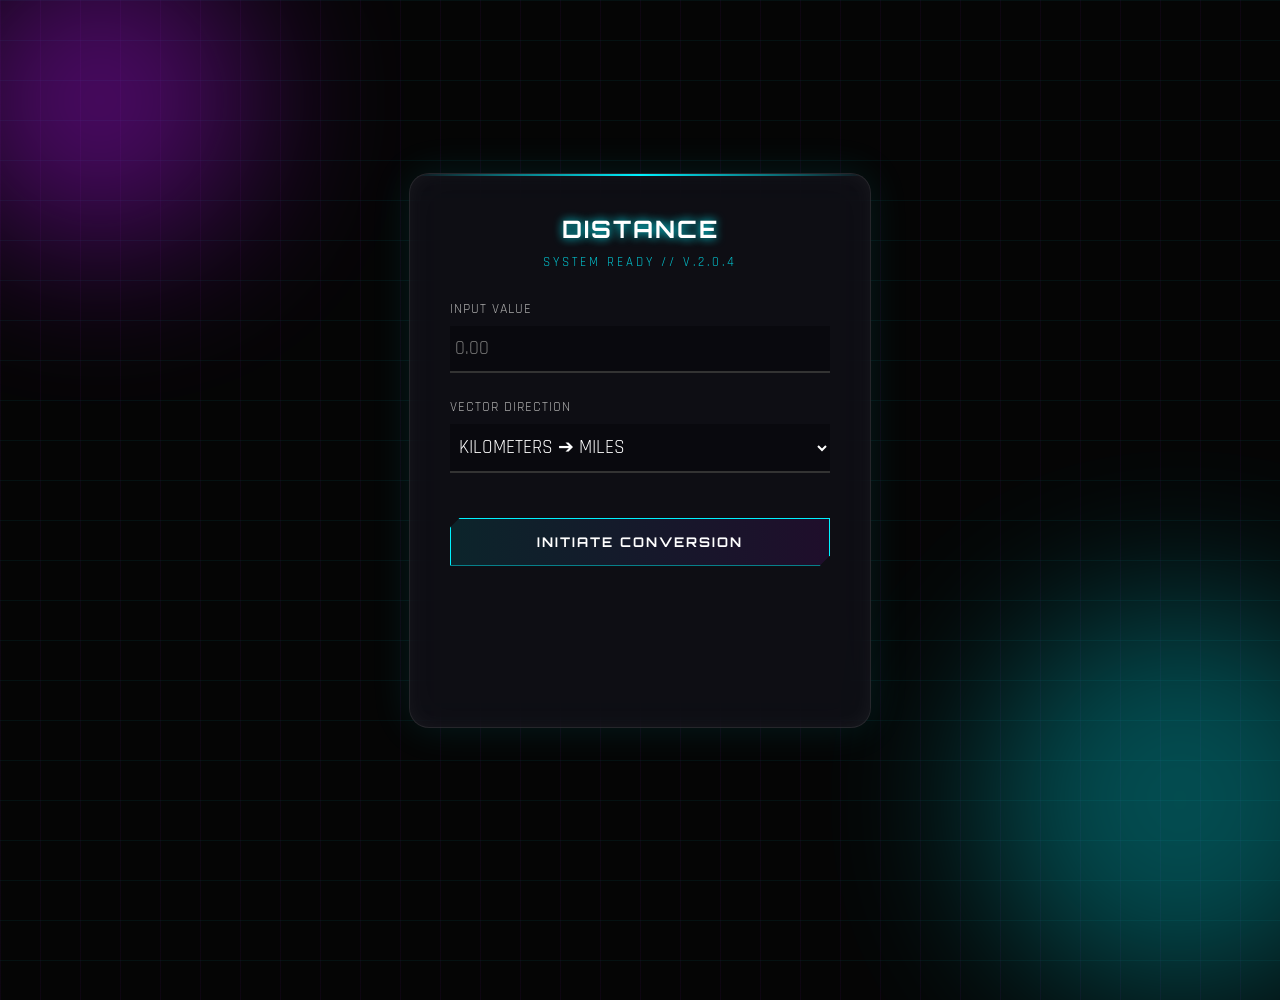
<file: converter.html>
<!DOCTYPE html>
<html lang="en">
<head>
    <meta charset="UTF-8">
    <meta name="viewport" content="width=device-width, initial-scale=1.0">
    <title>Quantum Distance Converter</title>
    <!-- Importing tech-style fonts -->
    <link href="https://fonts.googleapis.com/css2?family=Orbitron:wght@400;700&family=Rajdhani:wght@300;500;700&display=swap" rel="stylesheet">
    <style>
        :root {
            --primary-glow: #00f2ff;
            --secondary-glow: #bc13fe;
            --glass-bg: rgba(20, 20, 30, 0.6);
            --glass-border: rgba(255, 255, 255, 0.1);
            --text-color: #e0e0e0;
        }

        body {
            margin: 0;
            padding: 0;
            height: 100vh;
            display: flex;
            justify-content: center;
            align-items: center;
            background-color: #050505;
            background-image: 
                linear-gradient(rgba(0, 242, 255, 0.05) 1px, transparent 1px),
                linear-gradient(90deg, rgba(188, 19, 254, 0.05) 1px, transparent 1px);
            background-size: 40px 40px;
            font-family: 'Rajdhani', sans-serif;
            overflow: hidden;
        }

        /* Floating Orb Background Effect */
        .orb {
            position: absolute;
            border-radius: 50%;
            filter: blur(80px);
            z-index: -1;
            animation: float 10s infinite ease-in-out;
        }
        .orb-1 { width: 300px; height: 300px; background: var(--secondary-glow); top: -50px; left: -50px; opacity: 0.4; }
        .orb-2 { width: 400px; height: 400px; background: var(--primary-glow); bottom: -100px; right: -100px; opacity: 0.3; animation-delay: -5s; }

        @keyframes float {
            0%, 100% { transform: translate(0, 0); }
            50% { transform: translate(20px, 40px); }
        }

        /* The Main Glass Card */
        .hud-card {
            width: 380px;
            padding: 40px;
            background: var(--glass-bg);
            backdrop-filter: blur(20px);
            -webkit-backdrop-filter: blur(20px);
            border: 1px solid var(--glass-border);
            border-radius: 20px;
            box-shadow: 
                0 0 40px rgba(0, 242, 255, 0.1),
                inset 0 0 20px rgba(255, 255, 255, 0.05);
            position: relative;
            overflow: hidden;
            transform-style: preserve-3d;
        }

        /* Top "Scanline" decoration */
        .hud-card::before {
            content: '';
            position: absolute;
            top: 0; left: 0; right: 0;
            height: 2px;
            background: linear-gradient(90deg, transparent, var(--primary-glow), transparent);
            animation: scanline 3s linear infinite;
        }

        @keyframes scanline {
            0% { top: 0%; opacity: 0; }
            50% { opacity: 1; }
            100% { top: 100%; opacity: 0; }
        }

        h1 {
            font-family: 'Orbitron', sans-serif;
            color: white;
            text-align: center;
            margin: 0 0 10px 0;
            letter-spacing: 2px;
            text-transform: uppercase;
            text-shadow: 0 0 10px var(--primary-glow);
            font-size: 1.5rem;
        }

        .status {
            text-align: center;
            color: var(--primary-glow);
            font-size: 0.8rem;
            letter-spacing: 3px;
            margin-bottom: 30px;
            opacity: 0.8;
        }

        /* Input Styling */
        .input-group {
            margin-bottom: 25px;
            position: relative;
        }

        label {
            display: block;
            color: #aaa;
            font-size: 0.9rem;
            margin-bottom: 8px;
            text-transform: uppercase;
            letter-spacing: 1px;
        }

        input, select {
            width: 100%;
            background: rgba(0,0,0,0.3);
            border: none;
            border-bottom: 2px solid #333;
            color: white;
            font-family: 'Rajdhani', sans-serif;
            font-size: 1.2rem;
            padding: 10px 5px;
            transition: 0.3s;
            box-sizing: border-box;
            outline: none;
        }

        input:focus, select:focus {
            border-bottom: 2px solid var(--primary-glow);
            box-shadow: 0 10px 20px -10px rgba(0, 242, 255, 0.2);
        }

        /* Button Styling */
        button {
            width: 100%;
            padding: 15px;
            margin-top: 20px;
            background: linear-gradient(90deg, rgba(0, 242, 255, 0.1), rgba(188, 19, 254, 0.1));
            border: 1px solid var(--primary-glow);
            color: white;
            font-family: 'Orbitron', sans-serif;
            font-weight: bold;
            letter-spacing: 2px;
            cursor: pointer;
            position: relative;
            overflow: hidden;
            transition: 0.3s;
            clip-path: polygon(10px 0, 100% 0, 100% calc(100% - 10px), calc(100% - 10px) 100%, 0 100%, 0 10px);
        }

        button:hover {
            background: linear-gradient(90deg, rgba(0, 242, 255, 0.3), rgba(188, 19, 254, 0.3));
            box-shadow: 0 0 20px rgba(0, 242, 255, 0.4);
            text-shadow: 0 0 8px white;
        }

        button:active {
            transform: scale(0.98);
        }

        /* Result Area */
        .result-container {
            margin-top: 30px;
            background: rgba(0,0,0,0.4);
            padding: 15px;
            border-radius: 5px;
            border-left: 3px solid var(--secondary-glow);
            position: relative;
            overflow: hidden;
            opacity: 0;
            transform: translateY(20px);
            transition: 0.5s ease-out;
        }

        .result-container.visible {
            opacity: 1;
            transform: translateY(0);
        }

        .result-label {
            font-size: 0.8rem;
            color: #aaa;
            text-transform: uppercase;
        }

        .result-value {
            font-family: 'Orbitron', sans-serif;
            font-size: 2.2rem;
            color: var(--primary-glow);
            text-shadow: 0 0 15px rgba(0, 242, 255, 0.5);
        }

        .unit-badge {
            position: absolute;
            top: 10px;
            right: 10px;
            font-size: 0.6rem;
            padding: 2px 6px;
            border: 1px solid var(--secondary-glow);
            color: var(--secondary-glow);
            border-radius: 4px;
        }

    </style>
</head>
<body>

    <!-- Background Orbs -->
    <div class="orb orb-1"></div>
    <div class="orb orb-2"></div>

    <div class="hud-card">
        <h1>DISTANCE</h1>
        <div class="status">SYSTEM READY // V.2.0.4</div>

        <div class="input-group">
            <label>Input Value</label>
            <input type="number" id="inputValue" placeholder="0.00">
        </div>

        <div class="input-group">
            <label>Vector Direction</label>
            <select id="direction">
                <option value="km-mi">KILOMETERS <span style="font-size:0.8em">➔</span> MILES</option>
                <option value="mi-km">MILES <span style="font-size:0.8em">➔</span> KILOMETERS</option>
            </select>
        </div>

        <button onclick="calculate()">INITIATE CONVERSION</button>

        <div class="result-container" id="resultContainer">
            <div class="result-label">CONVERTED OUTPUT</div>
            <div class="result-value" id="resultValue">0.00</div>
            <div class="unit-badge" id="resultUnit">MILES</div>
        </div>
    </div>

    <script>
        // Animation logic
        function animateValue(obj, start, end, duration) {
            let startTimestamp = null;
            const step = (timestamp) => {
                if (!startTimestamp) startTimestamp = timestamp;
                const progress = Math.min((timestamp - startTimestamp) / duration, 1);
                // Ease-out effect
                const easeOut = 1 - Math.pow(1 - progress, 3);
                obj.innerHTML = (start + (end - start) * easeOut).toFixed(4);
                if (progress < 1) {
                    window.requestAnimationFrame(step);
                }
            };
            window.requestAnimationFrame(step);
        }

        function calculate() {
            const input = document.getElementById('inputValue');
            const direction = document.getElementById('direction').value;
            const resultContainer = document.getElementById('resultContainer');
            const resultValue = document.getElementById('resultValue');
            const resultUnit = document.getElementById('resultUnit');
            const btn = document.querySelector('button');

            // Simple validation
            if (input.value === "" || isNaN(input.value)) return;
            const val = parseFloat(input.value);

            // Button loading state
            btn.innerHTML = "PROCESSING...";
            btn.style.letterSpacing = "0";
            
            setTimeout(() => {
                let finalVal = 0;
                let finalUnit = "";

                if (direction === 'km-mi') {
                    finalVal = val * 0.621371;
                    finalUnit = "MILES";
                } else {
                    finalVal = val * 1.60934;
                    finalUnit = "KILOMETERS";
                }

                // Update UI
                resultUnit.innerText = finalUnit;
                resultContainer.classList.add('visible');
                
                // Animate the number counting up from 0
                animateValue(resultValue, 0, finalVal, 1000);

                // Reset button
                btn.innerHTML = "INITIATE CONVERSION";
                btn.style.letterSpacing = "2px";
            }, 600); // Simulate processing time
        }
    </script>
</body>
</html>
</file>
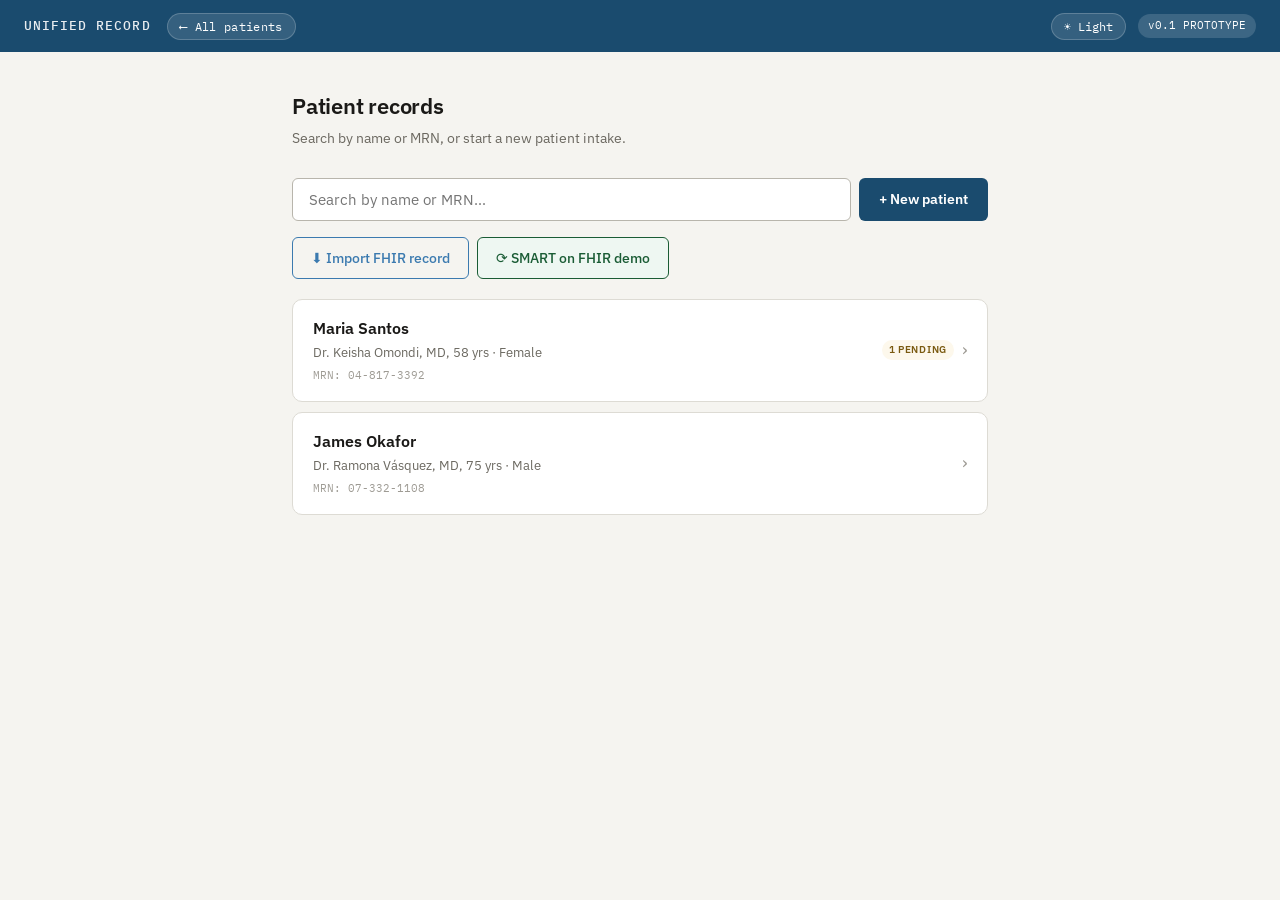
<file: unified-record.html>
<!DOCTYPE html>
<html lang="en">
<head>
<meta charset="UTF-8">
<meta name="viewport" content="width=device-width, initial-scale=1.0">
<title>Unified Patient Record</title>
<link href="https://fonts.googleapis.com/css2?family=IBM+Plex+Mono:wght@400;500&family=IBM+Plex+Sans:wght@300;400;500;600&display=swap" rel="stylesheet">
<style>
  :root{
    --bg:#F5F4F0;--surface:#FFFFFF;--border:#DDDBD4;--border-strong:#B8B5AC;
    --text-primary:#1A1917;--text-secondary:#6B6860;--text-muted:#9E9B94;
    --accent:#1A4B6E;--accent-light:#E8F0F7;--accent-mid:#3B7AAF;
    --danger:#8B2020;--danger-light:#FDF0F0;
    --warning:#7A5A10;--warning-light:#FDF8EC;
    --success:#1A5C35;--success-light:#EEF7F2;
    --mono:'IBM Plex Mono',monospace;--sans:'IBM Plex Sans',sans-serif;
    --radius:6px;--radius-lg:10px;
  }
  [data-theme="dark"]{
    --bg:#111210;--surface:#1C1E1B;--border:#2E312C;--border-strong:#444840;
    --text-primary:#E8E6DF;--text-secondary:#9A9990;--text-muted:#5E6059;
    --accent:#2A6496;--accent-light:#162533;--accent-mid:#5B9FD4;
    --danger:#C25050;--danger-light:#1F1212;
    --warning:#C49A30;--warning-light:#1E1A0A;
    --success:#3A9E6A;--success-light:#0D1F15;
  }
  *{box-sizing:border-box;margin:0;padding:0;}
  body{font-family:var(--sans);background:var(--bg);color:var(--text-primary);font-size:14px;line-height:1.6;min-height:100vh;transition:background .2s,color .2s;}

  /* ── Header ── */
  .app-header{background:var(--accent);color:white;padding:0 24px;display:flex;align-items:center;justify-content:space-between;height:52px;position:sticky;top:0;z-index:200;}
  .app-header-left{display:flex;align-items:center;gap:16px;}
  .app-header-brand{font-family:var(--mono);font-size:13px;font-weight:500;letter-spacing:.08em;opacity:.9;}
  .btn-patients{font-family:var(--mono);font-size:12px;padding:5px 12px;background:rgba(255,255,255,.12);border:1px solid rgba(255,255,255,.2);color:white;border-radius:20px;cursor:pointer;transition:background .15s;letter-spacing:.03em;}
  .btn-patients:hover{background:rgba(255,255,255,.22);}
  .app-header-right{display:flex;align-items:center;gap:12px;}
  .app-header-badge{font-size:11px;font-family:var(--mono);background:rgba(255,255,255,.15);padding:3px 10px;border-radius:20px;}
  .theme-toggle{background:rgba(255,255,255,.12);border:1px solid rgba(255,255,255,.2);color:white;font-family:var(--mono);font-size:12px;padding:5px 12px;border-radius:20px;cursor:pointer;transition:background .15s;}
  .theme-toggle:hover{background:rgba(255,255,255,.22);}

  /* ── Screens ── */
  .screen{display:none;}
  .screen.active{display:block;}

  /* ════════════════════════════════
     PATIENT LIST / SEARCH SCREEN
  ════════════════════════════════ */
  .list-wrap{max-width:760px;margin:0 auto;padding:36px 32px 60px;}
  @media(max-width:720px){.list-wrap{padding:20px 16px 40px;}}
  .list-hero{margin-bottom:28px;}
  .list-hero h2{font-size:22px;font-weight:600;letter-spacing:-.01em;margin-bottom:4px;}
  .list-hero p{font-size:14px;color:var(--text-secondary);}

  .search-bar{display:flex;gap:8px;margin-bottom:16px;flex-wrap:wrap;}
  .search-input{font-family:var(--sans);font-size:15px;padding:11px 16px;border:1.5px solid var(--border-strong);border-radius:var(--radius);background:var(--surface);color:var(--text-primary);flex:1;outline:none;transition:border-color .15s;}
  .search-input:focus{border-color:var(--accent-mid);}
  .btn-new-patient{font-family:var(--sans);font-size:14px;font-weight:600;padding:11px 20px;background:var(--accent);color:white;border:none;border-radius:var(--radius);cursor:pointer;white-space:nowrap;transition:opacity .15s;}
  .btn-fhir-import{font-family:var(--sans);font-size:14px;font-weight:500;padding:11px 18px;background:transparent;border:1.5px solid var(--accent-mid);color:var(--accent-mid);border-radius:var(--radius);cursor:pointer;white-space:nowrap;transition:all .15s;}
  .btn-fhir-import:hover{background:var(--accent-light);}
  .btn-new-patient:hover{opacity:.88;}

  .patient-list{display:flex;flex-direction:column;gap:10px;}
  .patient-list-item{background:var(--surface);border:1px solid var(--border);border-radius:var(--radius-lg);padding:16px 20px;cursor:pointer;transition:all .15s;display:flex;align-items:center;justify-content:space-between;gap:16px;}
  .patient-list-item:hover{border-color:var(--accent-mid);background:var(--accent-light);}
  .pli-left{}
  .pli-name{font-size:16px;font-weight:600;margin-bottom:2px;}
  .pli-meta{font-size:13px;color:var(--text-secondary);}
  .pli-mrn{font-family:var(--mono);font-size:11px;color:var(--text-muted);margin-top:3px;}
  .pli-right{display:flex;align-items:center;gap:8px;flex-shrink:0;}
  .pli-arrow{color:var(--text-muted);font-size:18px;}
  .no-results{text-align:center;padding:48px 20px;color:var(--text-muted);font-size:14px;font-style:italic;}

  /* ════════════════════════════════
     RECORD SCREEN (tabs + content)
  ════════════════════════════════ */
  .tab-nav{background:var(--surface);border-bottom:1px solid var(--border);padding:0 24px;display:flex;}
  .tab-btn{font-family:var(--sans);font-size:13px;font-weight:500;padding:14px 18px 12px;border:none;background:transparent;color:var(--text-muted);cursor:pointer;border-bottom:2px solid transparent;transition:all .15s;display:flex;align-items:center;gap:6px;}
  .tab-btn:hover{color:var(--text-primary);}
  .tab-btn.active{color:var(--accent-mid);border-bottom-color:var(--accent-mid);}
  .tab-badge{background:var(--warning);color:white;font-size:10px;font-weight:700;padding:1px 6px;border-radius:10px;display:none;}
  .tab-badge.visible{display:inline-block;}
  .view{display:none;}.view.active{display:block;}

  /* Patient banner */
  .patient-banner{background:var(--surface);border-bottom:1px solid var(--border);padding:16px 24px;display:flex;align-items:flex-start;justify-content:space-between;gap:20px;flex-wrap:wrap;}
  .patient-name-block h1{font-size:20px;font-weight:600;letter-spacing:-.01em;line-height:1.2;}
  .patient-name-block .mrn{font-family:var(--mono);font-size:12px;color:var(--text-muted);margin-top:2px;}
  .patient-meta{display:flex;gap:24px;flex-wrap:wrap;}
  .meta-item label{display:block;font-size:10px;font-weight:600;letter-spacing:.1em;text-transform:uppercase;color:var(--text-muted);margin-bottom:2px;}
  .meta-item span{font-size:13px;font-weight:500;}
  .meta-item.blood span{font-family:var(--mono);color:var(--danger);font-weight:600;}
  .banner-actions{display:flex;gap:8px;align-self:flex-start;margin-top:2px;flex-shrink:0;}
  .edit-patient-btn{font-family:var(--sans);font-size:12px;padding:5px 12px;border:1px solid var(--border-strong);background:transparent;border-radius:var(--radius);cursor:pointer;color:var(--text-secondary);transition:all .15s;}
  .edit-patient-btn:hover{background:var(--bg);}

  /* Patient edit form */
  .patient-edit-form{background:var(--accent-light);border-bottom:1px solid var(--border);padding:16px 24px;display:none;gap:14px;flex-wrap:wrap;align-items:flex-end;}
  .patient-edit-form.open{display:flex;}
  .patient-edit-form .field{display:flex;flex-direction:column;gap:4px;}
  .patient-edit-form label{font-size:10px;font-weight:600;letter-spacing:.08em;text-transform:uppercase;color:var(--text-secondary);}
  .patient-edit-form input,.patient-edit-form select{font-family:var(--sans);font-size:13px;padding:7px 10px;border:1px solid var(--border-strong);border-radius:var(--radius);background:var(--surface);color:var(--text-primary);width:170px;}
  .btn-save{font-family:var(--sans);font-size:13px;font-weight:500;padding:8px 18px;background:var(--accent);color:white;border:none;border-radius:var(--radius);cursor:pointer;}

  /* Main grid */
  .main{max-width:1100px;margin:0 auto;padding:24px 24px 60px;display:grid;grid-template-columns:1fr 1fr;gap:18px;}
  @media(max-width:760px){.main{grid-template-columns:1fr;padding:16px;}}

  /* Section cards */
  .section-card{background:var(--surface);border:1px solid var(--border);border-radius:var(--radius-lg);overflow:hidden;display:flex;flex-direction:column;}
  .section-card.span-full{grid-column:1/-1;}
  .section-header{display:flex;align-items:center;justify-content:space-between;padding:12px 16px 10px;border-bottom:1px solid var(--border);background:var(--bg);}
  .section-title{display:flex;align-items:center;gap:8px;}
  .section-title .icon{width:20px;height:20px;border-radius:4px;display:flex;align-items:center;justify-content:center;font-size:11px;}
  .section-title h2{font-size:12px;font-weight:600;letter-spacing:.04em;text-transform:uppercase;color:var(--text-secondary);}
  .section-count{font-family:var(--mono);font-size:11px;color:var(--text-muted);background:var(--border);padding:2px 7px;border-radius:10px;}
  .add-btn{font-family:var(--sans);font-size:12px;font-weight:500;padding:4px 10px;border:1px solid var(--accent-mid);background:transparent;color:var(--accent-mid);border-radius:var(--radius);cursor:pointer;transition:all .15s;}
  .add-btn:hover{background:var(--accent-light);}
  .add-btn.active{background:var(--accent);color:white;border-color:var(--accent);}

  /* Entries */
  .entry-list{padding:6px 0;flex:1;}
  .entry-list .empty-state{display:flex;align-items:center;justify-content:center;padding:28px 16px;color:var(--text-muted);font-size:13px;font-style:italic;}
  .entry{padding:9px 16px;border-bottom:1px solid var(--border);display:flex;align-items:flex-start;justify-content:space-between;gap:10px;animation:fadeUp .18s ease;}
  @keyframes fadeUp{from{opacity:0;transform:translateY(-4px)}to{opacity:1;transform:none}}
  .entry:last-child{border-bottom:none;}
  .entry.has-amendment{border-left:3px solid var(--warning);}
  .entry-main{flex:1;min-width:0;}
  .entry-name{font-size:14px;font-weight:500;white-space:nowrap;overflow:hidden;text-overflow:ellipsis;}
  .entry-detail{font-size:12px;color:var(--text-secondary);margin-top:1px;}
  .entry-meta{font-family:var(--mono);font-size:11px;color:var(--text-muted);margin-top:2px;}
  .entry-right{display:flex;align-items:flex-start;gap:5px;flex-shrink:0;}
  .tag{font-size:10px;font-weight:600;letter-spacing:.07em;text-transform:uppercase;padding:2px 7px;border-radius:10px;white-space:nowrap;}
  .tag-high{background:var(--danger-light);color:var(--danger);}
  .tag-medium{background:var(--warning-light);color:var(--warning);}
  .tag-low{background:var(--success-light);color:var(--success);}
  .tag-active{background:var(--accent-light);color:var(--accent-mid);}
  .tag-resolved{background:var(--bg);color:var(--text-muted);border:1px solid var(--border);}
  .tag-pending{background:var(--warning-light);color:var(--warning);}
  .tag-covered{background:var(--success-light);color:var(--success);}
  .tag-denied{background:var(--danger-light);color:var(--danger);}
  .source-badge{font-family:var(--mono);font-size:9px;padding:1px 5px;border-radius:3px;border:1px solid var(--border);color:var(--text-muted);white-space:nowrap;}
  .source-patient{border-color:#9FE1CB;color:#0F6E56;background:#E1F5EE;}
  .source-clinician{border-color:#B5D4F4;color:#185FA5;background:#E6F1FB;}
  .entry-action-btn{background:none;border:none;cursor:pointer;font-size:12px;padding:2px 5px;border-radius:3px;transition:all .12s;opacity:0;font-family:var(--sans);}
  .entry:hover .entry-action-btn{opacity:1;}
  .btn-propose{color:var(--warning);}
  .btn-propose:hover{background:var(--warning-light);}
  .btn-delete{color:var(--text-muted);}
  .btn-delete:hover{background:var(--danger-light);color:var(--danger);}

  /* Add forms */
  .add-form{display:none;padding:12px 16px;background:var(--accent-light);border-top:1px solid var(--border);flex-direction:column;gap:8px;}
  .add-form.open{display:flex;}
  .form-row{display:flex;gap:8px;flex-wrap:wrap;}
  .form-field{display:flex;flex-direction:column;gap:3px;flex:1;min-width:110px;}
  .form-field label{font-size:10px;font-weight:600;letter-spacing:.08em;text-transform:uppercase;color:var(--text-secondary);}
  .form-field input,.form-field select,.form-field textarea{font-family:var(--sans);font-size:13px;padding:6px 9px;border:1px solid var(--border-strong);border-radius:var(--radius);background:var(--surface);color:var(--text-primary);outline:none;width:100%;resize:vertical;transition:border-color .15s;}
  .form-field input:focus,.form-field select:focus,.form-field textarea:focus{border-color:var(--accent-mid);}
  .form-actions{display:flex;gap:8px;justify-content:flex-end;}
  .btn-submit{font-family:var(--sans);font-size:13px;font-weight:500;padding:6px 16px;background:var(--accent);color:white;border:none;border-radius:var(--radius);cursor:pointer;}
  .btn-cancel{font-family:var(--sans);font-size:13px;padding:6px 12px;background:transparent;color:var(--text-secondary);border:1px solid var(--border-strong);border-radius:var(--radius);cursor:pointer;}
  .btn-cancel:hover{background:var(--bg);}
  .record-footer{grid-column:1/-1;display:flex;justify-content:space-between;align-items:center;padding:12px 16px;background:var(--surface);border:1px solid var(--border);border-radius:var(--radius-lg);font-size:12px;color:var(--text-muted);font-family:var(--mono);}
  .status-dot{width:6px;height:6px;border-radius:50%;background:var(--success);display:inline-block;margin-right:6px;}

  /* ════════════════════════════════
     AMENDMENTS VIEW
  ════════════════════════════════ */
  .amendments-wrap{max-width:860px;margin:0 auto;padding:24px 24px 60px;}
  .amendments-hero{margin-bottom:20px;}
  .amendments-hero h2{font-size:18px;font-weight:600;margin-bottom:3px;}
  .amendments-hero p{font-size:13px;color:var(--text-secondary);}
  .empty-amendments{text-align:center;padding:52px 20px;color:var(--text-muted);}
  .empty-amendments .ea-icon{font-size:32px;margin-bottom:10px;}
  .amendment-card{background:var(--surface);border:1px solid var(--border);border-radius:var(--radius-lg);margin-bottom:14px;overflow:hidden;animation:fadeUp .2s ease;}
  .amendment-card.resolved{opacity:.55;}
  .amc-header{padding:12px 16px;border-bottom:1px solid var(--border);display:flex;align-items:flex-start;justify-content:space-between;gap:12px;}
  .amc-meta .amc-title{font-size:14px;font-weight:600;margin-bottom:2px;}
  .amc-meta .amc-subtitle{font-size:12px;color:var(--text-secondary);font-family:var(--mono);}
  .amc-status{font-size:10px;font-weight:700;letter-spacing:.08em;text-transform:uppercase;padding:3px 10px;border-radius:10px;white-space:nowrap;align-self:flex-start;}
  .status-open{background:var(--warning-light);color:var(--warning);}
  .status-approved{background:var(--success-light);color:var(--success);}
  .status-rejected{background:var(--danger-light);color:var(--danger);}
  .diff-block{padding:12px 16px;border-bottom:1px solid var(--border);}
  .diff-label{font-size:10px;font-weight:600;letter-spacing:.1em;text-transform:uppercase;color:var(--text-muted);margin-bottom:6px;}
  .diff-row{display:grid;grid-template-columns:1fr 1fr;gap:8px;margin-bottom:6px;}
  .diff-cell{font-size:13px;padding:7px 10px;border-radius:4px;line-height:1.5;}
  .diff-cell .diff-field-label{font-size:10px;font-weight:600;text-transform:uppercase;letter-spacing:.08em;margin-bottom:2px;opacity:.7;}
  .diff-old{background:var(--danger-light);color:var(--danger);border-left:3px solid var(--danger);}
  .diff-new{background:var(--success-light);color:var(--success);border-left:3px solid var(--success);}
  .diff-unchanged{background:var(--bg);border-left:3px solid var(--border);}
  .amc-reason{padding:10px 16px;border-bottom:1px solid var(--border);font-size:13px;color:var(--text-secondary);background:var(--bg);}
  .amc-reason strong{color:var(--text-primary);font-weight:500;}
  .amc-actions{padding:10px 16px;display:flex;gap:8px;align-items:center;justify-content:flex-end;}
  .btn-approve{font-family:var(--sans);font-size:13px;font-weight:600;padding:6px 16px;background:var(--success);color:white;border:none;border-radius:var(--radius);cursor:pointer;}
  .btn-reject{font-family:var(--sans);font-size:13px;padding:6px 12px;background:transparent;color:var(--danger);border:1px solid var(--danger);border-radius:var(--radius);cursor:pointer;}
  .btn-reject:hover{background:var(--danger-light);}
  .resolved-note{font-family:var(--mono);font-size:11px;color:var(--text-muted);font-style:italic;}

  /* ════════════════════════════════
     PROPOSE AMENDMENT DRAWER
  ════════════════════════════════ */
  .drawer-overlay{position:fixed;inset:0;background:rgba(0,0,0,.35);z-index:300;display:none;}
  .drawer-overlay.open{display:block;}
  .drawer{position:fixed;right:0;top:0;bottom:0;width:460px;max-width:95vw;background:var(--surface);border-left:1px solid var(--border);z-index:301;display:none;flex-direction:column;animation:slideLeft .2s ease;}
  .drawer.open{display:flex;}
  @keyframes slideLeft{from{transform:translateX(30px);opacity:0}to{transform:none;opacity:1}}
  .drawer-header{padding:18px 22px 14px;border-bottom:1px solid var(--border);display:flex;align-items:flex-start;justify-content:space-between;gap:12px;}
  .drawer-header h3{font-size:16px;font-weight:600;}
  .drawer-header p{font-size:13px;color:var(--text-secondary);margin-top:2px;}
  .drawer-close{background:none;border:none;cursor:pointer;font-size:20px;color:var(--text-muted);padding:0 4px;line-height:1;}
  .drawer-close:hover{color:var(--text-primary);}
  .drawer-body{padding:18px 22px;flex:1;overflow-y:auto;}
  .drawer-footer{padding:14px 22px;border-top:1px solid var(--border);display:flex;gap:10px;justify-content:flex-end;}
  .current-value-block{background:var(--bg);border:1px solid var(--border);border-radius:var(--radius);padding:10px 12px;margin-bottom:14px;}
  .current-value-block .cvb-label{font-size:10px;font-weight:600;letter-spacing:.1em;text-transform:uppercase;color:var(--text-muted);margin-bottom:4px;}
  .current-value-block .cvb-value{font-size:14px;}
  .drawer-field{margin-bottom:14px;}
  .drawer-field label{display:block;font-size:11px;font-weight:600;letter-spacing:.08em;text-transform:uppercase;color:var(--text-secondary);margin-bottom:5px;}
  .drawer-field input,.drawer-field select,.drawer-field textarea{font-family:var(--sans);font-size:14px;padding:9px 11px;border:1.5px solid var(--border-strong);border-radius:var(--radius);background:var(--surface);color:var(--text-primary);width:100%;outline:none;transition:border-color .15s;resize:vertical;}
  .drawer-field input:focus,.drawer-field select:focus,.drawer-field textarea:focus{border-color:var(--accent-mid);}
  .btn-propose-submit{font-family:var(--sans);font-size:14px;font-weight:600;padding:9px 22px;background:var(--warning);color:white;border:none;border-radius:var(--radius);cursor:pointer;}
  .btn-drawer-cancel{font-family:var(--sans);font-size:13px;padding:9px 14px;background:transparent;color:var(--text-secondary);border:1px solid var(--border-strong);border-radius:var(--radius);cursor:pointer;}
  .btn-drawer-cancel:hover{background:var(--bg);}

  /* ════════════════════════════════
     INTAKE VIEW (inside record)
  ════════════════════════════════ */
  .intake-wrap{max-width:640px;margin:0 auto;padding:36px 24px 80px;}
  @media(max-width:700px){.intake-wrap{padding:20px 16px 60px;}}
  .intake-notice{background:var(--accent-light);border:1px solid var(--border);border-radius:var(--radius-lg);padding:14px 18px;margin-bottom:28px;font-size:13px;color:var(--text-secondary);line-height:1.5;}
  .intake-notice strong{color:var(--accent-mid);}
  .intake-hero{margin-bottom:28px;}
  .intake-hero h2{font-size:22px;font-weight:600;letter-spacing:-.02em;line-height:1.3;margin-bottom:6px;}
  .intake-hero p{font-size:15px;color:var(--text-secondary);line-height:1.6;}
  .intake-steps{display:flex;align-items:center;margin-bottom:32px;}
  .step-dot{width:28px;height:28px;border-radius:50%;display:flex;align-items:center;justify-content:center;font-size:12px;font-weight:600;flex-shrink:0;border:2px solid var(--border-strong);color:var(--text-muted);background:var(--surface);transition:all .2s;cursor:pointer;user-select:none;}
  .step-dot.done{background:var(--success);border-color:var(--success);color:white;}
  .step-dot.current{background:var(--accent);border-color:var(--accent);color:white;}
  .step-line{flex:1;height:2px;background:var(--border);transition:background .3s;}
  .step-line.done{background:var(--success);}
  .intake-panel{display:none;animation:fadeUp .2s ease;}
  .intake-panel.active{display:block;}
  .intake-section-label{font-size:11px;font-weight:600;letter-spacing:.12em;text-transform:uppercase;color:var(--text-muted);margin-bottom:14px;display:flex;align-items:center;gap:8px;}
  .intake-section-label::after{content:'';flex:1;height:1px;background:var(--border);}
  .intake-field{margin-bottom:16px;}
  .intake-field label{display:block;font-size:16px;font-weight:500;margin-bottom:5px;}
  .intake-field .hint{font-size:13px;color:var(--text-muted);margin-bottom:7px;line-height:1.4;}
  .intake-field input,.intake-field select,.intake-field textarea{font-family:var(--sans);font-size:16px;padding:11px 14px;border:1.5px solid var(--border-strong);border-radius:var(--radius);background:var(--surface);color:var(--text-primary);width:100%;outline:none;transition:border-color .15s;resize:vertical;}
  .intake-field input:focus,.intake-field select:focus,.intake-field textarea:focus{border-color:var(--accent-mid);}
  .intake-field-row{display:flex;gap:12px;flex-wrap:wrap;}
  .intake-field-row .intake-field{flex:1;min-width:170px;}
  .intake-list{margin-bottom:8px;}
  .intake-list-item{display:flex;align-items:center;gap:10px;padding:9px 13px;background:var(--bg);border:1px solid var(--border);border-radius:var(--radius);margin-bottom:7px;animation:fadeUp .15s ease;}
  .intake-list-item span{flex:1;font-size:15px;}
  .intake-list-item .remove-item{background:none;border:none;cursor:pointer;color:var(--text-muted);font-size:20px;line-height:1;transition:color .12s;}
  .intake-list-item .remove-item:hover{color:var(--danger);}
  .intake-add-row{display:flex;gap:8px;flex-wrap:wrap;}
  .intake-add-row input,.intake-add-row select{font-family:var(--sans);font-size:15px;padding:9px 11px;border:1.5px solid var(--border-strong);border-radius:var(--radius);background:var(--surface);color:var(--text-primary);outline:none;flex:1;min-width:170px;transition:border-color .15s;}
  .intake-add-row input:focus,.intake-add-row select:focus{border-color:var(--accent-mid);}
  .btn-add-item{font-family:var(--sans);font-size:14px;font-weight:500;padding:9px 16px;background:transparent;border:1.5px solid var(--accent-mid);color:var(--accent-mid);border-radius:var(--radius);cursor:pointer;white-space:nowrap;transition:all .15s;}
  .btn-add-item:hover{background:var(--accent-light);}
  .intake-nav{display:flex;justify-content:space-between;align-items:center;margin-top:28px;padding-top:20px;border-top:1px solid var(--border);}
  .btn-next{font-family:var(--sans);font-size:15px;font-weight:600;padding:11px 26px;background:var(--accent);color:white;border:none;border-radius:var(--radius);cursor:pointer;}
  .btn-next:hover{opacity:.88;}
  .btn-back{font-family:var(--sans);font-size:14px;padding:11px 16px;background:transparent;color:var(--text-secondary);border:1px solid var(--border-strong);border-radius:var(--radius);cursor:pointer;}
  .btn-back:hover{background:var(--bg);}
  .btn-submit-intake{font-family:var(--sans);font-size:15px;font-weight:600;padding:12px 26px;background:var(--success);color:white;border:none;border-radius:var(--radius);cursor:pointer;}
  .btn-submit-intake:hover{opacity:.88;}
  .intake-confirm{display:none;text-align:center;padding:52px 20px;animation:fadeUp .25s ease;}
  .intake-confirm.active{display:block;}
  .confirm-icon{width:60px;height:60px;border-radius:50%;background:var(--success-light);color:var(--success);font-size:26px;display:flex;align-items:center;justify-content:center;margin:0 auto 18px;border:2px solid var(--success);}
  .intake-confirm h3{font-size:20px;font-weight:600;margin-bottom:8px;}
  .intake-confirm p{font-size:15px;color:var(--text-secondary);margin-bottom:24px;line-height:1.6;}
  .btn-view-record{font-family:var(--sans);font-size:14px;font-weight:600;padding:11px 24px;background:var(--accent);color:white;border:none;border-radius:var(--radius);cursor:pointer;margin:0 6px;}
  .btn-view-list{font-family:var(--sans);font-size:14px;font-weight:500;padding:11px 20px;background:transparent;color:var(--text-secondary);border:1px solid var(--border-strong);border-radius:var(--radius);cursor:pointer;}

  /* ── AI Handoff Modal ── */
  .handoff-modal-wrap{position:fixed;inset:0;background:rgba(0,0,0,.5);z-index:400;display:none;align-items:center;justify-content:center;padding:20px;}
  .handoff-modal-wrap.open{display:flex;}
  .handoff-modal{background:var(--surface);border-radius:var(--radius-lg);width:100%;max-width:700px;max-height:90vh;display:flex;flex-direction:column;overflow:hidden;}
  .handoff-header{padding:18px 22px 14px;border-bottom:1px solid var(--border);display:flex;align-items:flex-start;justify-content:space-between;}
  .handoff-header h3{font-size:16px;font-weight:600;}
  .handoff-header p{font-size:13px;color:var(--text-secondary);margin-top:2px;}
  .handoff-body{padding:18px 22px;flex:1;overflow-y:auto;display:flex;flex-direction:column;gap:14px;}
  .handoff-footer{padding:14px 22px;border-top:1px solid var(--border);display:flex;gap:10px;justify-content:flex-end;align-items:center;}
  .handoff-output{font-family:var(--mono);font-size:13px;background:var(--bg);border:1px solid var(--border);border-radius:var(--radius);padding:14px 16px;line-height:1.8;white-space:pre-wrap;min-height:120px;color:var(--text-primary);display:none;}
  .handoff-output.visible{display:block;}
  .handoff-thinking{display:none;align-items:center;gap:10px;font-size:13px;color:var(--text-muted);padding:8px 0;}
  .handoff-thinking.visible{display:flex;}
  .thinking-dots span{display:inline-block;width:6px;height:6px;border-radius:50%;background:var(--accent-mid);animation:tdot .9s infinite;}
  .thinking-dots span:nth-child(2){animation-delay:.2s;}
  .thinking-dots span:nth-child(3){animation-delay:.4s;}
  @keyframes tdot{0%,80%,100%{opacity:.2;transform:scale(.8)}40%{opacity:1;transform:scale(1)}}
  .btn-copy-note{font-family:var(--sans);font-size:13px;padding:8px 16px;background:transparent;color:var(--text-secondary);border:1px solid var(--border-strong);border-radius:var(--radius);cursor:pointer;display:none;}
  .btn-copy-note.visible{display:inline-block;}
  .btn-copy-note:hover{background:var(--bg);}
  .btn-generate{font-family:var(--sans);font-size:14px;font-weight:600;padding:9px 22px;background:var(--success);color:white;border:none;border-radius:var(--radius);cursor:pointer;}
  .btn-generate:hover{opacity:.88;}
  .btn-generate:disabled{opacity:.5;cursor:default;}
  .handoff-options{display:flex;gap:16px;flex-wrap:wrap;}
  .handoff-options label{display:flex;align-items:center;gap:6px;font-size:13px;color:var(--text-secondary);cursor:pointer;}
</style>
</head>
<body>

<!-- App header -->
<header class="app-header">
  <div class="app-header-left">
    <div class="app-header-brand">UNIFIED RECORD</div>
    <button class="btn-patients" onclick="goToList()">⟵ All patients</button>
  </div>
  <div class="app-header-right">
    <button class="theme-toggle" onclick="toggleTheme()" id="themeBtn">☀ Light</button>
    <div class="app-header-badge">v0.1 PROTOTYPE</div>
  </div>
</header>

<!-- ══════════════════════════════════════
     SCREEN: PATIENT LIST
══════════════════════════════════════ -->
<div class="screen active" id="screenList">
  <div class="list-wrap">
    <div class="list-hero">
      <h2>Patient records</h2>
      <p>Search by name or MRN, or start a new patient intake.</p>
    </div>
    <div class="search-bar">
      <input class="search-input" id="searchInput" type="text" placeholder="Search by name or MRN…" oninput="renderPatientList()" autocomplete="off">
      <button class="btn-new-patient" onclick="startNewIntake()">+ New patient</button>
    </div>
    <div style="display:flex;gap:8px;margin-bottom:20px;flex-wrap:wrap;">
      <button class="btn-fhir-import" onclick="openFhirModal()">⬇ Import FHIR record</button>
      <button class="btn-fhir-import" onclick="openSmartDemo()" style="border-color:var(--success);color:var(--success);background:var(--success-light);">⟳ SMART on FHIR demo</button>
    </div>
    <div class="patient-list" id="patientListEl"></div>
  </div>
</div>

<!-- ══════════════════════════════════════
     SCREEN: PATIENT RECORD
══════════════════════════════════════ -->
<div class="screen" id="screenRecord">

  <!-- Tab nav -->
  <nav class="tab-nav">
    <button class="tab-btn active" id="tabClinician" onclick="switchTab('clinician')">🩺 Record</button>
    <button class="tab-btn" id="tabAmendments" onclick="switchTab('amendments')">⟳ Amendments <span class="tab-badge" id="amendmentBadge">0</span></button>
    <button class="tab-btn" id="tabIntake" onclick="switchTab('intake')">📝 Intake</button>
  </nav>

  <!-- ── Clinician view ── -->
  <div class="view active" id="viewClinician">
    <div class="patient-banner" id="patientBanner">
      <div class="patient-name-block">
        <h1 id="displayName">—</h1>
        <div class="mrn" id="displayMRN">MRN: —</div>
      </div>
      <div class="patient-meta">
        <div class="meta-item"><label>DOB</label><span id="displayDOB">—</span></div>
        <div class="meta-item"><label>Age</label><span id="displayAge">—</span></div>
        <div class="meta-item"><label>Sex</label><span id="displaySex">—</span></div>
        <div class="meta-item blood"><label>Blood</label><span id="displayBlood">—</span></div>
        <div class="meta-item"><label>Provider</label><span id="displayProvider">—</span></div>
      </div>
      <div class="banner-actions">
        <button class="edit-patient-btn" onclick="togglePatientForm()">Edit</button>
        <button class="edit-patient-btn" style="color:var(--success);border-color:var(--success);font-weight:600;" onclick="openHandoffModal()">✦ AI handoff note</button>
        <button class="edit-patient-btn" style="color:var(--accent-mid);border-color:var(--accent-mid);" onclick="openFhirModal()">⬇ FHIR import</button>
      </div>
    </div>

    <div class="patient-edit-form" id="patientForm">
      <div class="field"><label>First name</label><input id="pFirst" type="text"></div>
      <div class="field"><label>Last name</label><input id="pLast" type="text"></div>
      <div class="field"><label>MRN</label><input id="pMRN" type="text"></div>
      <div class="field"><label>Date of birth</label><input id="pDOB" type="date"></div>
      <div class="field"><label>Sex</label><select id="pSex"><option value="">—</option><option>Male</option><option>Female</option><option>Non-binary</option><option>Other</option></select></div>
      <div class="field"><label>Blood type</label><select id="pBlood"><option value="">—</option><option>A+</option><option>A-</option><option>B+</option><option>B-</option><option>AB+</option><option>AB-</option><option>O+</option><option>O-</option></select></div>
      <div class="field"><label>Primary provider</label><input id="pProvider" type="text"></div>
      <button class="btn-save" onclick="savePatient()">Save</button>
    </div>

    <main class="main">
      <div class="section-card">
        <div class="section-header">
          <div class="section-title"><div class="icon" style="background:#FDF0F0;">💊</div><h2>Medications &amp; Allergies</h2><span class="section-count" id="medCount">0</span></div>
          <button class="add-btn" id="addMedBtn" onclick="toggleForm('med')">+ Add</button>
        </div>
        <div class="entry-list" id="medList"><div class="empty-state">No entries yet</div></div>
        <div class="add-form" id="medForm">
          <div class="form-row">
            <div class="form-field" style="flex:2"><label>Name</label><input id="medName" type="text" placeholder="e.g. Metformin 500mg"></div>
            <div class="form-field"><label>Type</label><select id="medType"><option>Medication</option><option>Allergy</option></select></div>
          </div>
          <div class="form-row">
            <div class="form-field"><label>Dose / frequency</label><input id="medDose" type="text" placeholder="e.g. twice daily"></div>
            <div class="form-field"><label>Severity</label><select id="medSeverity"><option value="">—</option><option value="high">High</option><option value="medium">Medium</option><option value="low">Low</option></select></div>
            <div class="form-field"><label>Source</label><select id="medSource"><option value="patient">Patient-reported</option><option value="clinician">Clinician</option><option value="system">System / EHR</option></select></div>
          </div>
          <div class="form-actions"><button class="btn-cancel" onclick="toggleForm('med')">Cancel</button><button class="btn-submit" onclick="addEntry('med')">Add</button></div>
        </div>
      </div>

      <div class="section-card">
        <div class="section-header">
          <div class="section-title"><div class="icon" style="background:#E6F1FB;">🩺</div><h2>Diagnoses &amp; Conditions</h2><span class="section-count" id="dxCount">0</span></div>
          <button class="add-btn" id="addDxBtn" onclick="toggleForm('dx')">+ Add</button>
        </div>
        <div class="entry-list" id="dxList"><div class="empty-state">No entries yet</div></div>
        <div class="add-form" id="dxForm">
          <div class="form-row">
            <div class="form-field" style="flex:2"><label>Diagnosis</label><input id="dxName" type="text" placeholder="e.g. Type 2 Diabetes"></div>
            <div class="form-field"><label>ICD-10</label><input id="dxCode" type="text" placeholder="e.g. E11.9"></div>
          </div>
          <div class="form-row">
            <div class="form-field"><label>Date diagnosed</label><input id="dxDate" type="date"></div>
            <div class="form-field"><label>Status</label><select id="dxStatus"><option value="active">Active</option><option value="resolved">Resolved</option></select></div>
            <div class="form-field"><label>Source</label><select id="dxSource"><option value="patient">Patient-reported</option><option value="clinician">Clinician</option><option value="system">System / EHR</option></select></div>
          </div>
          <div class="form-actions"><button class="btn-cancel" onclick="toggleForm('dx')">Cancel</button><button class="btn-submit" onclick="addEntry('dx')">Add</button></div>
        </div>
      </div>

      <div class="section-card span-full">
        <div class="section-header">
          <div class="section-title"><div class="icon" style="background:#EEF7F2;">📋</div><h2>Visit History &amp; Notes</h2><span class="section-count" id="visitCount">0</span></div>
          <button class="add-btn" id="addVisitBtn" onclick="toggleForm('visit')">+ Add</button>
        </div>
        <div class="entry-list" id="visitList"><div class="empty-state">No entries yet</div></div>
        <div class="add-form" id="visitForm">
          <div class="form-row">
            <div class="form-field"><label>Visit date</label><input id="visitDate" type="date"></div>
            <div class="form-field"><label>Visit type</label><select id="visitType"><option>Primary care</option><option>Emergency</option><option>Specialist</option><option>Telehealth</option><option>Inpatient</option><option>Follow-up</option></select></div>
            <div class="form-field"><label>Provider</label><input id="visitProvider" type="text" placeholder="Dr. Name / Facility"></div>
            <div class="form-field"><label>Source</label><select id="visitSource"><option value="patient">Patient-reported</option><option value="clinician">Clinician</option><option value="system">System / EHR</option></select></div>
          </div>
          <div class="form-row"><div class="form-field"><label>Notes</label><textarea id="visitNotes" rows="3" placeholder="Chief complaint, findings, plan..."></textarea></div></div>
          <div class="form-actions"><button class="btn-cancel" onclick="toggleForm('visit')">Cancel</button><button class="btn-submit" onclick="addEntry('visit')">Add</button></div>
        </div>
      </div>

      <div class="section-card span-full">
        <div class="section-header">
          <div class="section-title"><div class="icon" style="background:#FAEEDA;">📄</div><h2>Insurance &amp; Billing</h2><span class="section-count" id="insCount">0</span></div>
          <button class="add-btn" id="addInsBtn" onclick="toggleForm('ins')">+ Add</button>
        </div>
        <div class="entry-list" id="insList"><div class="empty-state">No entries yet</div></div>
        <div class="add-form" id="insForm">
          <div class="form-row">
            <div class="form-field" style="flex:2"><label>Insurer / claim</label><input id="insName" type="text" placeholder="e.g. Blue Cross — Claim #12345"></div>
            <div class="form-field"><label>Type</label><select id="insType"><option>Primary insurance</option><option>Secondary insurance</option><option>Claim</option><option>Prior authorization</option><option>Denial</option></select></div>
          </div>
          <div class="form-row">
            <div class="form-field"><label>Amount / ID</label><input id="insAmount" type="text"></div>
            <div class="form-field"><label>Status</label><select id="insStatus"><option value="covered">Covered</option><option value="pending">Pending</option><option value="denied">Denied</option></select></div>
            <div class="form-field"><label>Date</label><input id="insDate" type="date"></div>
            <div class="form-field"><label>Source</label><select id="insSource"><option value="patient">Patient-reported</option><option value="clinician">Clinician</option><option value="system">System / EHR</option></select></div>
          </div>
          <div class="form-actions"><button class="btn-cancel" onclick="toggleForm('ins')">Cancel</button><button class="btn-submit" onclick="addEntry('ins')">Add</button></div>
        </div>
      </div>

      <div class="record-footer">
        <div><span class="status-dot"></span><span>Record active — prototype mode</span></div>
        <span id="footerTimestamp">—</span>
      </div>
    </main>
  </div>

  <!-- ── Amendments view ── -->
  <div class="view" id="viewAmendments">
    <div class="amendments-wrap">
      <div class="amendments-hero">
        <h2>Amendment review queue</h2>
        <p>Proposed corrections to this record. Approve to merge into the record, or reject to dismiss.</p>
      </div>
      <div id="amendmentList"></div>
    </div>
  </div>

  <!-- ── Intake view (new patient or add to existing) ── -->
  <div class="view" id="viewIntake">
    <div class="intake-wrap">
      <div class="intake-notice" id="intakeNotice"></div>
      <div class="intake-steps" id="intakeSteps">
        <div class="step-dot current" id="stepDot1" onclick="gotoStep(1)">1</div>
        <div class="step-line" id="stepLine1"></div>
        <div class="step-dot" id="stepDot2" onclick="gotoStep(2)">2</div>
        <div class="step-line" id="stepLine2"></div>
        <div class="step-dot" id="stepDot3" onclick="gotoStep(3)">3</div>
        <div class="step-line" id="stepLine3"></div>
        <div class="step-dot" id="stepDot4" onclick="gotoStep(4)">4</div>
      </div>

      <div class="intake-panel active" id="step1">
        <div class="intake-hero"><h2>Let's start with some basic information about you.</h2><p>All fields are optional — fill in what you can.</p></div>
        <div class="intake-section-label">About you</div>
        <div class="intake-field-row">
          <div class="intake-field"><label>First name</label><input id="i_first" type="text" placeholder="Your first name" autocomplete="given-name"></div>
          <div class="intake-field"><label>Last name</label><input id="i_last" type="text" placeholder="Your last name" autocomplete="family-name"></div>
        </div>
        <div class="intake-field-row">
          <div class="intake-field"><label>Date of birth</label><input id="i_dob" type="date"></div>
          <div class="intake-field"><label>Sex</label><select id="i_sex"><option value="">Prefer not to say</option><option>Male</option><option>Female</option><option>Non-binary</option><option>Other</option></select></div>
        </div>
        <div class="intake-field-row">
          <div class="intake-field"><label>Blood type <span style="font-weight:400;font-size:14px;color:var(--text-muted)">(if known)</span></label><select id="i_blood"><option value="">I don't know</option><option>A+</option><option>A-</option><option>B+</option><option>B-</option><option>AB+</option><option>AB-</option><option>O+</option><option>O-</option></select></div>
          <div class="intake-field"><label>Preferred language</label><input id="i_lang" type="text" placeholder="e.g. English, Spanish"></div>
        </div>
        <div class="intake-nav"><span></span><button class="btn-next" onclick="nextStep(1)">Continue →</button></div>
      </div>

      <div class="intake-panel" id="step2">
        <div class="intake-hero"><h2>What medications are you currently taking?</h2><p>Include prescriptions, over-the-counter medicines, vitamins, and supplements. Also list any allergies.</p></div>
        <div class="intake-section-label">Medications</div>
        <div class="intake-list" id="iMedList"></div>
        <div class="intake-add-row"><input id="iMedInput" type="text" placeholder="e.g. Lisinopril 10mg, once daily" onkeydown="if(event.key==='Enter')addIntakeItem('med')"><button class="btn-add-item" onclick="addIntakeItem('med')">+ Add</button></div>
        <div class="intake-section-label" style="margin-top:24px;">Allergies</div>
        <div class="intake-list" id="iAllergyList"></div>
        <div class="intake-add-row"><input id="iAllergyInput" type="text" placeholder="e.g. Penicillin — causes hives" onkeydown="if(event.key==='Enter')addIntakeItem('allergy')"><select id="iAllergySev" style="flex:0;min-width:120px;"><option value="high">Severe</option><option value="medium" selected>Moderate</option><option value="low">Mild</option></select><button class="btn-add-item" onclick="addIntakeItem('allergy')">+ Add</button></div>
        <div class="intake-nav"><button class="btn-back" onclick="prevStep(2)">← Back</button><button class="btn-next" onclick="nextStep(2)">Continue →</button></div>
      </div>

      <div class="intake-panel" id="step3">
        <div class="intake-hero"><h2>Do you have any ongoing medical conditions?</h2><p>List diagnosed conditions, past surgeries, or chronic illnesses your provider should know about.</p></div>
        <div class="intake-section-label">Conditions &amp; diagnoses</div>
        <div class="intake-list" id="iCondList"></div>
        <div class="intake-add-row"><input id="iCondInput" type="text" placeholder="e.g. Type 2 diabetes, diagnosed 2018" onkeydown="if(event.key==='Enter')addIntakeItem('cond')"><select id="iCondStatus" style="flex:0;min-width:120px;"><option value="active">Ongoing</option><option value="resolved">Resolved</option></select><button class="btn-add-item" onclick="addIntakeItem('cond')">+ Add</button></div>
        <div class="intake-section-label" style="margin-top:24px;">Past surgeries or hospitalizations</div>
        <div class="intake-list" id="iSurgList"></div>
        <div class="intake-add-row"><input id="iSurgInput" type="text" placeholder="e.g. Appendectomy, 2015" onkeydown="if(event.key==='Enter')addIntakeItem('surg')"><button class="btn-add-item" onclick="addIntakeItem('surg')">+ Add</button></div>
        <div class="intake-nav"><button class="btn-back" onclick="prevStep(3)">← Back</button><button class="btn-next" onclick="nextStep(3)">Continue →</button></div>
      </div>

      <div class="intake-panel" id="step4">
        <div class="intake-hero"><h2>What brings you in today?</h2><p>Describe your symptoms in your own words.</p></div>
        <div class="intake-section-label">Reason for visit</div>
        <div class="intake-field"><label>Main reason you're here</label><textarea id="i_reason" rows="4" placeholder="e.g. I've had a persistent cough for two weeks..."></textarea></div>
        <div class="intake-field-row">
          <div class="intake-field"><label>How long have you had this?</label><input id="i_duration" type="text" placeholder="e.g. 2 weeks"></div>
          <div class="intake-field"><label>How bad is it? (1–10)</label><input id="i_severity" type="number" min="1" max="10" placeholder="1 = mild, 10 = severe"></div>
        </div>
        <div class="intake-field"><label>Anything else your provider should know?</label><div class="hint">Recent travel, stress, changes in sleep or diet.</div><textarea id="i_other" rows="3" placeholder="Optional..."></textarea></div>
        <div class="intake-nav"><button class="btn-back" onclick="prevStep(4)">← Back</button><button class="btn-submit-intake" onclick="submitIntake()">Submit ✓</button></div>
      </div>

      <div class="intake-confirm" id="intakeConfirm">
        <div class="confirm-icon">✓</div>
        <h3 id="confirmHeading">Record created.</h3>
        <p id="confirmBody">Your information has been saved as a new patient record.</p>
        <button class="btn-view-record" onclick="switchTab('clinician')">View record →</button>
        <button class="btn-view-list" onclick="goToList()">All patients</button>
      </div>
    </div>
  </div>

</div><!-- /screenRecord -->

<!-- Propose amendment drawer -->
<div class="drawer-overlay" id="drawerOverlay" onclick="closeDrawer()"></div>
<div class="drawer" id="amendDrawer">
  <div class="drawer-header">
    <div><h3>Propose a correction</h3><p id="drawerSubtitle">Editing record entry</p></div>
    <button class="drawer-close" onclick="closeDrawer()">×</button>
  </div>
  <div class="drawer-body">
    <div class="current-value-block"><div class="cvb-label">Current value in record</div><div class="cvb-value" id="drawerCurrentValue">—</div></div>
    <div class="drawer-field"><label>Corrected name / value</label><input id="propName" type="text"></div>
    <div class="drawer-field" id="propDetailField"><label>Corrected detail / dose</label><input id="propDetail" type="text"></div>
    <div class="drawer-field"><label>Reason for correction</label><textarea id="propReason" rows="3" placeholder="e.g. Patient confirmed dose was changed before transfer..."></textarea></div>
    <div class="drawer-field"><label>Proposed by</label><input id="propAuthor" type="text" placeholder="Dr. Name / Role"></div>
  </div>
  <div class="drawer-footer">
    <button class="btn-drawer-cancel" onclick="closeDrawer()">Cancel</button>
    <button class="btn-propose-submit" onclick="submitAmendment()">Submit for review →</button>
  </div>
</div>

<script>
// ══════════════════════════════════════
// MULTI-PATIENT STATE
// Each patient: { id, info:{}, med:[], dx:[], visit:[], ins:[], amendments:[] }
// ══════════════════════════════════════
let patients = [];
let activePatientId = null;
let pendingTarget = null;

// ── Persistence ──
const STORAGE_KEY = 'unified-record-v1';
function saveState(){
  try{ localStorage.setItem(STORAGE_KEY, JSON.stringify({patients, activePatientId})); }catch(e){}
}
function loadState(){
  try{
    const raw=localStorage.getItem(STORAGE_KEY);
    if(!raw) return false;
    const saved=JSON.parse(raw);
    if(saved.patients && saved.patients.length){
      patients=saved.patients;
      activePatientId=saved.activePatientId||null;
      return true;
    }
  }catch(e){}
  return false;
}

// Intake temp buffer — always fresh per session
let intakeBuffer = { meds:[], allergies:[], conds:[], surgs:[] };
// intakeMode: 'new' = creates a new patient | 'existing' = adds data to active patient
let intakeMode = 'new';
let intakeStep = 1;

// ── Helpers ──
function uid(){ return Date.now().toString(36) + Math.random().toString(36).slice(2,6); }
function cap(s){ return s.charAt(0).toUpperCase()+s.slice(1); }
function activePatient(){ return patients.find(p=>p.id===activePatientId)||null; }

// ── Theme ──
function toggleTheme(){
  const d=document.documentElement.getAttribute('data-theme')==='dark';
  document.documentElement.setAttribute('data-theme',d?'light':'dark');
  document.getElementById('themeBtn').textContent=d?'☀ Light':'☾ Dark';
}
if(window.matchMedia('(prefers-color-scheme: dark)').matches){
  document.documentElement.setAttribute('data-theme','dark');
  document.getElementById('themeBtn').textContent='☾ Dark';
}

// ── Screen switching ──
function showScreen(id){
  document.querySelectorAll('.screen').forEach(s=>s.classList.remove('active'));
  document.getElementById(id).classList.add('active');
}
function goToList(){
  showScreen('screenList');
  renderPatientList();
}

// ── Patient list ──
function renderPatientList(){
  const q=(document.getElementById('searchInput').value||'').toLowerCase().trim();
  const el=document.getElementById('patientListEl');
  const filtered=patients.filter(p=>{
    const name=(p.info.first+' '+p.info.last).toLowerCase();
    const mrn=(p.info.mrn||'').toLowerCase();
    return !q||name.includes(q)||mrn.includes(q);
  });
  if(!filtered.length){
    el.innerHTML=`<div class="no-results">${q?'No patients match "'+q+'"':'No patients yet. Start a new intake.'}</div>`;
    return;
  }
  el.innerHTML=filtered.map(p=>{
    const name=[p.info.first,p.info.last].filter(Boolean).join(' ')||'Unnamed patient';
    const age=p.info.dob?', '+calcAge(p.info.dob)+' yrs':'';
    const sex=p.info.sex?' · '+p.info.sex:'';
    const openAmds=p.amendments.filter(a=>a.status==='open').length;
    const amdBadge=openAmds?`<span class="tag tag-pending">${openAmds} pending</span>`:'';
    return`<div class="patient-list-item" onclick="openPatient('${p.id}')">
      <div class="pli-left">
        <div class="pli-name">${name}</div>
        <div class="pli-meta">${p.info.provider||'No provider assigned'}${age}${sex}</div>
        <div class="pli-mrn">MRN: ${p.info.mrn||'—'}</div>
      </div>
      <div class="pli-right">${amdBadge}<span class="pli-arrow">›</span></div>
    </div>`;
  }).join('');
}

function openPatient(id){
  activePatientId=id;
  showScreen('screenRecord');
  switchTab('clinician');
  renderBanner();
  ['med','dx','visit','ins'].forEach(renderSection);
  renderAmendments();
  updateAmendmentBadge();
}

// ── New intake (creates new patient) ──
function startNewIntake(){
  // Create a blank patient shell
  const id=uid();
  patients.push({id,info:{first:'',last:'',mrn:'',dob:'',sex:'',blood:'',provider:''},med:[],dx:[],visit:[],ins:[],amendments:[]});
  activePatientId=id;
  intakeMode='new';
  resetIntakeForm();
  showScreen('screenRecord');
  switchTab('intake');
  document.getElementById('intakeNotice').innerHTML=`<strong>New patient:</strong> You are creating a new patient record. Information submitted here will be saved as a standalone record.`;
  document.getElementById('confirmHeading').textContent='New record created.';
  document.getElementById('confirmBody').textContent='The patient\'s information has been saved as a new record. You can view and edit it from the clinician tab.';
}

// ── Tab switching ──
function switchTab(tab){
  document.querySelectorAll('.view').forEach(v=>v.classList.remove('active'));
  document.querySelectorAll('.tab-btn').forEach(b=>b.classList.remove('active'));
  document.getElementById('view'+cap(tab)).classList.add('active');
  document.getElementById('tab'+cap(tab)).classList.add('active');
  if(tab==='intake') resetIntakeForm();
}

// ── Patient banner ──
function renderBanner(){
  const p=activePatient(); if(!p) return;
  const i=p.info;
  document.getElementById('displayName').textContent=[i.first,i.last].filter(Boolean).join(' ')||'Unnamed patient';
  document.getElementById('displayMRN').textContent='MRN: '+(i.mrn||'—');
  document.getElementById('displayDOB').textContent=i.dob?formatDate(i.dob):'—';
  document.getElementById('displayAge').textContent=i.dob?calcAge(i.dob)+' yrs':'—';
  document.getElementById('displaySex').textContent=i.sex||'—';
  document.getElementById('displayBlood').textContent=i.blood||'—';
  document.getElementById('displayProvider').textContent=i.provider||'—';
}
function togglePatientForm(){
  const f=document.getElementById('patientForm'),p=activePatient();
  if(f.classList.toggle('open')&&p){
    document.getElementById('pFirst').value=p.info.first||'';
    document.getElementById('pLast').value=p.info.last||'';
    document.getElementById('pMRN').value=p.info.mrn||'';
    document.getElementById('pDOB').value=p.info.dob||'';
    document.getElementById('pSex').value=p.info.sex||'';
    document.getElementById('pBlood').value=p.info.blood||'';
    document.getElementById('pProvider').value=p.info.provider||'';
  }
}
function savePatient(){
  const p=activePatient(); if(!p) return;
  p.info.first=document.getElementById('pFirst').value.trim();
  p.info.last=document.getElementById('pLast').value.trim();
  p.info.mrn=document.getElementById('pMRN').value.trim();
  p.info.dob=document.getElementById('pDOB').value;
  p.info.sex=document.getElementById('pSex').value;
  p.info.blood=document.getElementById('pBlood').value;
  p.info.provider=document.getElementById('pProvider').value.trim();
  renderBanner();
  document.getElementById('patientForm').classList.remove('open');
  updateTimestamp();
  saveState();
}
function formatDate(d){if(!d)return'—';const[y,m,day]=d.split('-');return`${m}/${day}/${y}`;}
function calcAge(dob){const t=new Date(),b=new Date(dob);let a=t.getFullYear()-b.getFullYear();if(t.getMonth()-b.getMonth()<0||(t.getMonth()===b.getMonth()&&t.getDate()<b.getDate()))a--;return a;}

// ── Clinician entry forms ──
function toggleForm(s){
  const f=document.getElementById(s+'Form'),b=document.getElementById('add'+cap(s)+'Btn');
  b.classList.toggle('active',f.classList.toggle('open'));
}
function addEntry(s){
  const p=activePatient(); if(!p) return;
  const now=uid(); let e={};
  if(s==='med'){const n=document.getElementById('medName').value.trim();if(!n){document.getElementById('medName').focus();return;}e={id:now,name:n,type:document.getElementById('medType').value,dose:document.getElementById('medDose').value.trim(),severity:document.getElementById('medSeverity').value,source:document.getElementById('medSource').value};document.getElementById('medName').value=document.getElementById('medDose').value='';}
  if(s==='dx'){const n=document.getElementById('dxName').value.trim();if(!n){document.getElementById('dxName').focus();return;}e={id:now,name:n,code:document.getElementById('dxCode').value.trim(),date:document.getElementById('dxDate').value,status:document.getElementById('dxStatus').value,source:document.getElementById('dxSource').value};document.getElementById('dxName').value=document.getElementById('dxCode').value='';}
  if(s==='visit'){const notes=document.getElementById('visitNotes').value.trim(),date=document.getElementById('visitDate').value;if(!date&&!notes){document.getElementById('visitDate').focus();return;}e={id:now,date,type:document.getElementById('visitType').value,provider:document.getElementById('visitProvider').value.trim(),notes,source:document.getElementById('visitSource').value};document.getElementById('visitDate').value=document.getElementById('visitNotes').value=document.getElementById('visitProvider').value='';}
  if(s==='ins'){const n=document.getElementById('insName').value.trim();if(!n){document.getElementById('insName').focus();return;}e={id:now,name:n,type:document.getElementById('insType').value,amount:document.getElementById('insAmount').value.trim(),status:document.getElementById('insStatus').value,date:document.getElementById('insDate').value,source:document.getElementById('insSource').value};document.getElementById('insName').value=document.getElementById('insAmount').value='';}
  p[s].unshift(e); renderSection(s); updateTimestamp();
}
function deleteEntry(s,id){const p=activePatient();if(!p)return;p[s]=p[s].filter(e=>e.id!==id);renderSection(s);updateTimestamp();saveState();}

// ── Render section ──
function srcBadge(src){const m={patient:['source-patient','PT'],clinician:['source-clinician','MD'],system:['','SYS']};const[c,l]=m[src]||['','—'];return`<span class="source-badge ${c}">${l}</span>`;}
function sevTag(s){return s?`<span class="tag tag-${s}">${s}</span>`:'';}
function statTag(s){return`<span class="tag tag-${s}">${s}</span>`;}
function entryHasAmendment(id){const p=activePatient();if(!p)return false;return p.amendments.some(a=>a.entryId===id&&a.status==='open');}

function renderSection(s){
  const p=activePatient();
  const list=document.getElementById(s+'List'),cnt=document.getElementById(s+'Count');
  if(!p||!p[s].length){cnt.textContent=0;list.innerHTML='<div class="empty-state">No entries yet</div>';return;}
  cnt.textContent=p[s].length;
  list.innerHTML=p[s].map(e=>renderEntry(s,e)).join('');
}
function renderEntry(s,e){
  const hasAmd=entryHasAmendment(e.id);
  const amdCls=hasAmd?' has-amendment':'';
  const propBtn=`<button class="entry-action-btn btn-propose" onclick="openDrawer('${s}','${e.id}')">✎ Edit</button>`;
  const delBtn=`<button class="entry-action-btn btn-delete" onclick="deleteEntry('${s}','${e.id}')">×</button>`;
  if(s==='med') return`<div class="entry${amdCls}"><div class="entry-main"><div class="entry-name">${e.name} <span style="font-weight:400;color:var(--text-secondary);font-size:12px;">${e.type}</span></div><div class="entry-detail">${e.dose||'—'}</div></div><div class="entry-right">${sevTag(e.severity)}${srcBadge(e.source)}${propBtn}${delBtn}</div></div>`;
  if(s==='dx') return`<div class="entry${amdCls}"><div class="entry-main"><div class="entry-name">${e.name}</div><div class="entry-detail">${e.code?`<span style="font-family:var(--mono);font-size:11px;">${e.code}</span> `:''} ${e.date?'· '+formatDate(e.date):''}</div></div><div class="entry-right">${statTag(e.status)}${srcBadge(e.source)}${propBtn}${delBtn}</div></div>`;
  if(s==='visit') return`<div class="entry${amdCls}" style="flex-direction:column;align-items:stretch;"><div style="display:flex;justify-content:space-between;"><div class="entry-main"><div class="entry-name">${e.type}${e.provider?' — '+e.provider:''}</div><div class="entry-meta">${e.date?formatDate(e.date):'No date'}</div></div><div class="entry-right">${srcBadge(e.source)}${propBtn}${delBtn}</div></div>${e.notes?`<div style="margin-top:5px;font-size:13px;color:var(--text-secondary);line-height:1.5;padding:7px 9px;background:var(--bg);border-radius:4px;border-left:2px solid var(--border-strong);">${e.notes.replace(/\n/g,'<br>')}</div>`:''}</div>`;
  if(s==='ins') return`<div class="entry${amdCls}"><div class="entry-main"><div class="entry-name">${e.name}</div><div class="entry-detail">${e.type}${e.amount?' · '+e.amount:''}${e.date?' · '+formatDate(e.date):''}</div></div><div class="entry-right">${statTag(e.status)}${srcBadge(e.source)}${propBtn}${delBtn}</div></div>`;
  return'';
}
function updateTimestamp(){document.getElementById('footerTimestamp').textContent='Last updated: '+new Date().toLocaleTimeString([],{hour:'2-digit',minute:'2-digit'});saveState();}

// ── Amendment system ──
function openDrawer(section,entryId){
  const p=activePatient(); if(!p) return;
  const entry=p[section].find(e=>e.id===entryId); if(!entry) return;
  pendingTarget={section,entryId,entry};
  let cv='';
  if(section==='med') cv=`${entry.name} (${entry.type})${entry.dose?' · '+entry.dose:''}`;
  if(section==='dx')  cv=`${entry.name}${entry.code?' · '+entry.code:''}${entry.date?' · '+formatDate(entry.date):''}`;
  if(section==='visit') cv=`${entry.type}${entry.provider?' — '+entry.provider:''}${entry.date?' · '+formatDate(entry.date):''}`;
  if(section==='ins') cv=`${entry.name} · ${entry.type}${entry.amount?' · '+entry.amount:''}`;
  document.getElementById('drawerCurrentValue').textContent=cv;
  document.getElementById('drawerSubtitle').textContent='Editing: '+entry.name;
  document.getElementById('propName').value=entry.name||'';
  document.getElementById('propDetail').value=entry.dose||entry.code||entry.provider||entry.amount||'';
  document.getElementById('propReason').value='';
  document.getElementById('propAuthor').value='';
  document.getElementById('propDetailField').style.display=(section==='med'||section==='dx'||section==='ins')?'block':'none';
  document.getElementById('amendDrawer').classList.add('open');
  document.getElementById('drawerOverlay').classList.add('open');
  setTimeout(()=>document.getElementById('propName').focus(),100);
}
function closeDrawer(){
  document.getElementById('amendDrawer').classList.remove('open');
  document.getElementById('drawerOverlay').classList.remove('open');
  pendingTarget=null;
}
function submitAmendment(){
  if(!pendingTarget) return;
  const propName=document.getElementById('propName').value.trim();
  if(!propName){document.getElementById('propName').focus();return;}
  const p=activePatient(); if(!p) return;
  const {section,entryId,entry}=pendingTarget;
  const amd={
    id:uid(),section,entryId,status:'open',
    timestamp:new Date().toISOString(),
    author:document.getElementById('propAuthor').value.trim()||'Anonymous',
    reason:document.getElementById('propReason').value.trim()||'No reason provided.',
    before:{name:entry.name,detail:entry.dose||entry.code||entry.provider||entry.amount||''},
    after:{name:propName,detail:document.getElementById('propDetail').value.trim()}
  };
  p.amendments.unshift(amd);
  closeDrawer();
  renderSection(section);
  renderAmendments();
  updateAmendmentBadge();
  updateTimestamp();
}
function approveAmendment(id){
  const p=activePatient(); if(!p) return;
  const amd=p.amendments.find(a=>a.id===id); if(!amd||amd.status!=='open') return;
  const entry=p[amd.section].find(e=>e.id===amd.entryId);
  if(entry){
    entry.name=amd.after.name;
    if(amd.section==='med') entry.dose=amd.after.detail;
    if(amd.section==='dx')  entry.code=amd.after.detail;
    if(amd.section==='ins') entry.amount=amd.after.detail;
    if(amd.section==='visit') entry.provider=amd.after.detail;
    entry.source='clinician';
  }
  amd.status='approved'; amd.resolvedAt=new Date().toISOString();
  renderSection(amd.section); renderAmendments(); updateAmendmentBadge(); updateTimestamp(); saveState();
}
function rejectAmendment(id){
  const p=activePatient(); if(!p) return;
  const amd=p.amendments.find(a=>a.id===id); if(!amd||amd.status!=='open') return;
  amd.status='rejected'; amd.resolvedAt=new Date().toISOString();
  renderSection(amd.section); renderAmendments(); updateAmendmentBadge(); saveState();
}
function updateAmendmentBadge(){
  const p=activePatient();
  const open=p?p.amendments.filter(a=>a.status==='open').length:0;
  const badge=document.getElementById('amendmentBadge');
  badge.textContent=open; badge.classList.toggle('visible',open>0);
}
function renderAmendments(){
  const p=activePatient();
  const el=document.getElementById('amendmentList');
  if(!p||!p.amendments.length){
    el.innerHTML=`<div class="empty-amendments"><div class="ea-icon">✓</div><p>No amendments yet. Use the <strong>✎ Edit</strong> button on any record entry to propose a correction.</p></div>`;
    return;
  }
  el.innerHTML=p.amendments.map(a=>{
    const rc=a.status!=='open'?' resolved':'';
    const sl={open:'Open — awaiting review',approved:'Approved & merged',rejected:'Rejected'}[a.status]||a.status;
    const sc={open:'status-open',approved:'status-approved',rejected:'status-rejected'}[a.status]||'';
    const ts=new Date(a.timestamp).toLocaleString([],{month:'short',day:'numeric',hour:'2-digit',minute:'2-digit'});
    const rts=a.resolvedAt?new Date(a.resolvedAt).toLocaleString([],{month:'short',day:'numeric',hour:'2-digit',minute:'2-digit'}):'';
    const ns=a.before.name===a.after.name,ds=a.before.detail===a.after.detail;
    const nRow=`<div class="diff-row"><div class="diff-cell ${ns?'diff-unchanged':'diff-old'}"><div class="diff-field-label">Before</div>${a.before.name||'—'}</div><div class="diff-cell ${ns?'diff-unchanged':'diff-new'}"><div class="diff-field-label">Proposed</div>${a.after.name||'—'}</div></div>`;
    const dRow=(a.before.detail||a.after.detail)?`<div class="diff-row"><div class="diff-cell ${ds?'diff-unchanged':'diff-old'}"><div class="diff-field-label">Detail before</div>${a.before.detail||'—'}</div><div class="diff-cell ${ds?'diff-unchanged':'diff-new'}"><div class="diff-field-label">Detail proposed</div>${a.after.detail||'—'}</div></div>`:'';
    const actions=a.status==='open'
      ?`<button class="btn-approve" onclick="approveAmendment('${a.id}')">✓ Approve &amp; merge</button><button class="btn-reject" onclick="rejectAmendment('${a.id}')">✕ Reject</button>`
      :`<span class="resolved-note">Resolved ${rts}</span>`;
    return`<div class="amendment-card${rc}"><div class="amc-header"><div class="amc-meta"><div class="amc-title">Proposed edit — ${a.before.name}</div><div class="amc-subtitle">Section: ${a.section.toUpperCase()} · By: ${a.author} · ${ts}</div></div><span class="amc-status ${sc}">${sl}</span></div><div class="diff-block"><div class="diff-label">Changes</div>${nRow}${dRow}</div><div class="amc-reason"><strong>Reason:</strong> ${a.reason}</div><div class="amc-actions">${actions}</div></div>`;
  }).join('');
}

// ── Intake logic ──
function resetIntakeForm(){
  intakeBuffer={meds:[],allergies:[],conds:[],surgs:[]};
  intakeStep=1;
  updateStepUI();
  ['iMedList','iAllergyList','iCondList','iSurgList'].forEach(id=>{document.getElementById(id).innerHTML='';});
  ['i_first','i_last','i_lang','i_duration','i_reason','i_other'].forEach(id=>{document.getElementById(id).value='';});
  ['i_dob','i_severity'].forEach(id=>{document.getElementById(id).value='';});
  document.getElementById('i_sex').value='';
  document.getElementById('i_blood').value='';
  document.querySelectorAll('.intake-panel').forEach(p=>p.classList.remove('active'));
  document.getElementById('step1').classList.add('active');
  document.getElementById('intakeConfirm').classList.remove('active');
  document.getElementById('intakeSteps').style.display='flex';
  ['iMedInput','iAllergyInput','iCondInput','iSurgInput'].forEach(id=>{document.getElementById(id).value='';});
}
function gotoStep(n){if(n>intakeStep)return;intakeStep=n;updateStepUI();}
function nextStep(f){intakeStep=f+1;updateStepUI();window.scrollTo({top:0,behavior:'smooth'});}
function prevStep(f){intakeStep=f-1;updateStepUI();window.scrollTo({top:0,behavior:'smooth'});}
function updateStepUI(){
  document.querySelectorAll('.intake-panel').forEach(p=>p.classList.remove('active'));
  const panel=document.getElementById('step'+intakeStep);if(panel)panel.classList.add('active');
  for(let i=1;i<=4;i++){
    document.getElementById('stepDot'+i).className='step-dot'+(i<intakeStep?' done':i===intakeStep?' current':'');
    if(i<4)document.getElementById('stepLine'+i).className='step-line'+(i<intakeStep?' done':'');
  }
}
function addIntakeItem(type){
  const inpMap={med:'iMedInput',allergy:'iAllergyInput',cond:'iCondInput',surg:'iSurgInput'};
  const lstMap={med:'iMedList',allergy:'iAllergyList',cond:'iCondList',surg:'iSurgList'};
  const keyMap={med:'meds',allergy:'allergies',cond:'conds',surg:'surgs'};
  const inp=document.getElementById(inpMap[type]);
  const val=inp.value.trim();if(!val){inp.focus();return;}
  const item={id:uid(),text:val};
  if(type==='allergy')item.severity=document.getElementById('iAllergySev').value;
  if(type==='cond')item.status=document.getElementById('iCondStatus').value;
  intakeBuffer[keyMap[type]].push(item);inp.value='';
  renderIntakeList(type,lstMap[type],keyMap[type]);inp.focus();
}
function removeIntakeItem(type,id){
  const keyMap={med:'meds',allergy:'allergies',cond:'conds',surg:'surgs'};
  const lstMap={med:'iMedList',allergy:'iAllergyList',cond:'iCondList',surg:'iSurgList'};
  intakeBuffer[keyMap[type]]=intakeBuffer[keyMap[type]].filter(i=>i.id!==id);
  renderIntakeList(type,lstMap[type],keyMap[type]);
}
function renderIntakeList(type,listId,key){
  const el=document.getElementById(listId);
  if(!intakeBuffer[key].length){el.innerHTML='';return;}
  el.innerHTML=intakeBuffer[key].map(item=>{
    const badge=item.severity?`<span class="tag tag-${item.severity}" style="font-size:10px;">${item.severity}</span>`:item.status?`<span class="tag tag-${item.status}" style="font-size:10px;">${item.status}</span>`:'';
    return`<div class="intake-list-item"><span>${item.text}</span>${badge}<button class="remove-item" onclick="removeIntakeItem('${type}','${item.id}')">×</button></div>`;
  }).join('');
}

function submitIntake(){
  const p=activePatient(); if(!p) return;
  const now=uid();
  // Apply demographics to THIS patient's info
  const first=document.getElementById('i_first').value.trim();
  const last=document.getElementById('i_last').value.trim();
  if(first)p.info.first=first;
  if(last)p.info.last=last;
  const dob=document.getElementById('i_dob').value,sex=document.getElementById('i_sex').value,blood=document.getElementById('i_blood').value;
  if(dob)p.info.dob=dob;if(sex)p.info.sex=sex;if(blood)p.info.blood=blood;
  // Add clinical data to THIS patient only
  intakeBuffer.meds.forEach(m=>p.med.unshift({id:now+m.id,name:m.text,type:'Medication',dose:'',severity:'',source:'patient'}));
  intakeBuffer.allergies.forEach(a=>p.med.unshift({id:now+a.id,name:a.text,type:'Allergy',dose:'',severity:a.severity||'medium',source:'patient'}));
  intakeBuffer.conds.forEach(c=>p.dx.unshift({id:now+c.id,name:c.text,code:'',date:'',status:c.status||'active',source:'patient'}));
  intakeBuffer.surgs.forEach(s=>p.dx.unshift({id:now+s.id,name:s.text,code:'',date:'',status:'resolved',source:'patient'}));
  const reason=document.getElementById('i_reason').value.trim();
  const duration=document.getElementById('i_duration').value.trim();
  const severity=document.getElementById('i_severity').value.trim();
  const other=document.getElementById('i_other').value.trim();
  if(reason||other){
    let notes='';
    if(reason)notes+=`Chief complaint: ${reason}`;
    if(duration)notes+=`\nDuration: ${duration}`;
    if(severity)notes+=`\nSeverity: ${severity}/10`;
    if(other)notes+=`\nAdditional notes: ${other}`;
    p.visit.unshift({id:now+'v',date:new Date().toISOString().split('T')[0],type:'Patient intake',provider:'',notes:notes.trim(),source:'patient'});
  }
  renderBanner();
  ['med','dx','visit','ins'].forEach(renderSection);
  updateTimestamp();
  // Show confirmation
  document.querySelectorAll('.intake-panel').forEach(ip=>ip.classList.remove('active'));
  document.getElementById('intakeSteps').style.display='none';
  document.getElementById('intakeConfirm').classList.add('active');
}

// ══════════════════════════════
// SAMPLE DATA
// ══════════════════════════════
function seedSampleData(){
  const p1={
    id:'sample1',
    info:{first:'Maria',last:'Santos',mrn:'04-817-3392',dob:'1968-03-14',sex:'Female',blood:'O+',provider:'Dr. Keisha Omondi, MD'},
    med:[
      {id:'s1',name:'Metformin 500mg',type:'Medication',dose:'Twice daily with meals',severity:'',source:'system'},
      {id:'s2',name:'Lisinopril 10mg',type:'Medication',dose:'Once daily',severity:'',source:'clinician'},
      {id:'s3',name:'Atorvastatin 20mg',type:'Medication',dose:'Once daily at bedtime',severity:'',source:'clinician'},
      {id:'s4',name:'Penicillin',type:'Allergy',dose:'',severity:'high',source:'patient'},
      {id:'s5',name:'Sulfa drugs',type:'Allergy',dose:'',severity:'medium',source:'patient'},
      {id:'s6',name:'Ibuprofen',type:'Allergy',dose:'GI distress',severity:'low',source:'patient'},
    ],
    dx:[
      {id:'d1',name:'Type 2 Diabetes Mellitus',code:'E11.9',date:'2014-06-01',status:'active',source:'system'},
      {id:'d2',name:'Essential Hypertension',code:'I10',date:'2016-02-20',status:'active',source:'clinician'},
      {id:'d3',name:'Hyperlipidemia',code:'E78.5',date:'2016-02-20',status:'active',source:'clinician'},
      {id:'d4',name:'Appendectomy',code:'Z87.39',date:'1993-08-10',status:'resolved',source:'patient'},
      {id:'d5',name:'Gestational diabetes (2nd pregnancy)',code:'O24.419',date:'2001-05-01',status:'resolved',source:'system'},
      {id:'d6',name:'Generalized anxiety disorder',code:'F41.1',date:'2020-11-03',status:'active',source:'clinician'},
    ],
    visit:[
      {id:'v1',date:'2025-11-18',type:'Primary care',provider:'Dr. Keisha Omondi — Riverside Family Health',notes:'Chief complaint: Routine diabetes follow-up. HbA1c 7.4%, down from 8.1% in July. BP 138/86. Patient reports improved dietary adherence. Continuing current medication regimen. Referral placed for ophthalmology annual exam.',source:'clinician'},
      {id:'v2',date:'2025-07-09',type:'Primary care',provider:'Dr. Keisha Omondi — Riverside Family Health',notes:'Chief complaint: HbA1c check and medication review. HbA1c 8.1% — elevated. Counseled on diet and exercise. Increased Metformin from 500mg once daily to 500mg twice daily. Follow-up in 4 months.',source:'clinician'},
      {id:'v3',date:'2025-03-02',type:'Emergency',provider:'St. Augustine Medical Center — ED',notes:'Presented with chest tightness and shortness of breath. EKG and troponins negative. Diagnosis: Anxiety/panic attack. Discharged with instructions to follow up with PCP. No cardiac events identified.',source:'system'},
      {id:'v4',date:'2024-10-15',type:'Specialist',provider:'Dr. Priya Nair — Endocrinology, City Medical Group',notes:'Annual endocrinology consult. Patient expressing frustration with data inconsistencies across her chart between Riverside and City Medical records. Noted duplicate medication entries from prior care transition. Recommend unified record review.',source:'clinician'},
      {id:'v5',date:'2023-06-28',type:'Patient intake',provider:'',notes:'Started care at new facility after insurance change forced provider switch. Patient self-reported full medication list — no prior records received at time of intake. Significant gaps noted in historical record.',source:'patient'},
    ],
    ins:[
      {id:'i1',name:'BlueCross BlueShield — Plan ID: BCBS-9934-M',type:'Primary insurance',amount:'Group: EMX-004412',status:'covered',date:'2025-01-01',source:'system'},
      {id:'i2',name:'Claim #8821-A — Metformin refill (90 day)',type:'Claim',amount:'$12.00 copay',status:'covered',date:'2025-10-01',source:'system'},
      {id:'i3',name:'Prior Auth — Atorvastatin brand name',type:'Prior authorization',amount:'PA Ref: 44821',status:'denied',date:'2025-09-14',source:'system'},
      {id:'i4',name:'Claim #7703-B — Emergency visit 03/02/2025',type:'Claim',amount:'$340.00 billed',status:'pending',date:'2025-03-15',source:'system'},
      {id:'i5',name:'Secondary — Medicaid Supplemental',type:'Secondary insurance',amount:'ID: MC-0042-2024',status:'covered',date:'2024-01-01',source:'patient'},
    ],
    amendments:[{
      id:'a1',section:'med',entryId:'s1',status:'open',
      timestamp:new Date(Date.now()-1000*60*47).toISOString(),
      author:'Dr. Priya Nair, Endocrinology',
      reason:'Patient confirmed at Oct 2024 visit that Metformin was increased to 1000mg twice daily by previous provider before insurance transition. Current entry reflects the prior lower dose.',
      before:{name:'Metformin 500mg',detail:'Twice daily with meals'},
      after:{name:'Metformin 1000mg',detail:'Twice daily with meals'}
    }]
  };

  const p2={
    id:'sample2',
    info:{first:'James',last:'Okafor',mrn:'07-332-1108',dob:'1951-09-22',sex:'Male',blood:'A+',provider:'Dr. Ramona Vásquez, MD'},
    med:[
      {id:'m1',name:'Warfarin 5mg',type:'Medication',dose:'Once daily — INR monitored monthly',severity:'',source:'clinician'},
      {id:'m2',name:'Metoprolol 25mg',type:'Medication',dose:'Twice daily',severity:'',source:'system'},
      {id:'m3',name:'Furosemide 40mg',type:'Medication',dose:'Once daily in morning',severity:'',source:'clinician'},
      {id:'m4',name:'Latex',type:'Allergy',dose:'',severity:'high',source:'patient'},
    ],
    dx:[
      {id:'dx1',name:'Atrial fibrillation',code:'I48.91',date:'2019-03-10',status:'active',source:'system'},
      {id:'dx2',name:'Congestive heart failure',code:'I50.9',date:'2021-07-14',status:'active',source:'clinician'},
      {id:'dx3',name:'Chronic kidney disease Stage 3',code:'N18.3',date:'2022-01-05',status:'active',source:'clinician'},
      {id:'dx4',name:'Hip replacement — left',code:'Z96.641',date:'2017-04-18',status:'resolved',source:'patient'},
    ],
    visit:[
      {id:'vv1',date:'2025-10-30',type:'Primary care',provider:'Dr. Ramona Vásquez — Northside Internal Medicine',notes:'Routine cardiology follow-up. INR 2.4 — within therapeutic range. Mild bilateral edema noted. Furosemide dose maintained. Patient reports fatigue on exertion. Echocardiogram ordered.',source:'clinician'},
      {id:'vv2',date:'2025-04-11',type:'Inpatient',provider:'City General Hospital — Cardiology',notes:'Admitted for acute decompensated heart failure. IV diuresis administered. Discharged after 4 days with updated medication regimen. Significant data gaps on admission — records from prior facility not received.',source:'system'},
    ],
    ins:[
      {id:'ii1',name:'Medicare Part B — ID: 1EG4-TE5-MK72',type:'Primary insurance',amount:'',status:'covered',date:'2023-01-01',source:'system'},
      {id:'ii2',name:'Claim #CCF-0291 — Inpatient stay Apr 2025',type:'Claim',amount:'$12,400 billed',status:'pending',date:'2025-05-01',source:'system'},
    ],
    amendments:[]
  };

  patients.push(p1,p2);
  saveState();
}

// ── Boot ──
const hadSaved = loadState();
if(!hadSaved){
  // Seed sample data only on first load
  seedSampleData();
}
renderPatientList();

// ════════════════════════════════
// FHIR IMPORT
// ════════════════════════════════
function openFhirModal(){
  document.getElementById('fhirOverlay').classList.add('open');
  document.getElementById('fhirModal').classList.add('open');
  document.getElementById('fhirLog').innerHTML='';
  document.getElementById('fhirLogWrap').style.display='none';
  document.getElementById('fhirImportBtn').textContent='Connect & import →';
  document.getElementById('fhirImportBtn').disabled=false;
}
function closeFhirModal(){
  document.getElementById('fhirOverlay').classList.remove('open');
  document.getElementById('fhirModal').classList.remove('open');
}

const SAMPLE_FHIR_BUNDLE = {
  resourceType:'Bundle', type:'searchset',
  entry:[
    { resource:{ resourceType:'Patient', id:'fhir-pt-001',
        name:[{family:'Chen',given:['David','Wei']}],
        birthDate:'1979-05-30', gender:'male',
        identifier:[{type:{coding:[{code:'MR'}]},value:'11-204-8843'}],
        telecom:[{system:'phone',value:'(312) 555-0198'}]
    }},
    { resource:{ resourceType:'MedicationRequest', id:'mr1', status:'active',
        medicationCodeableConcept:{text:'Sertraline 50mg',coding:[{display:'Sertraline 50mg'}]},
        dosageInstruction:[{text:'Once daily in the morning'}]
    }},
    { resource:{ resourceType:'MedicationRequest', id:'mr2', status:'active',
        medicationCodeableConcept:{text:'Omeprazole 20mg',coding:[{display:'Omeprazole 20mg'}]},
        dosageInstruction:[{text:'Once daily before breakfast'}]
    }},
    { resource:{ resourceType:'MedicationRequest', id:'mr3', status:'active',
        medicationCodeableConcept:{text:'Albuterol inhaler',coding:[{display:'Albuterol 90mcg/actuation'}]},
        dosageInstruction:[{text:'2 puffs every 4–6 hours as needed'}]
    }},
    { resource:{ resourceType:'AllergyIntolerance', id:'ai1', criticality:'high',
        code:{text:'Shellfish',coding:[{display:'Shellfish allergy'}]},
        reaction:[{description:'Anaphylaxis — requires epinephrine'}]
    }},
    { resource:{ resourceType:'AllergyIntolerance', id:'ai2', criticality:'low',
        code:{text:'Codeine',coding:[{display:'Codeine'}]},
        reaction:[{description:'Nausea and vomiting'}]
    }},
    { resource:{ resourceType:'Condition', id:'c1',
        code:{text:'Major depressive disorder, recurrent',coding:[{code:'F33.1',display:'Major depressive disorder, recurrent, moderate'}]},
        clinicalStatus:{coding:[{code:'active'}]}, onsetDateTime:'2021-03-15'
    }},
    { resource:{ resourceType:'Condition', id:'c2',
        code:{text:'Asthma, mild persistent',coding:[{code:'J45.30',display:'Mild persistent asthma'}]},
        clinicalStatus:{coding:[{code:'active'}]}, onsetDateTime:'2005-09-01'
    }},
    { resource:{ resourceType:'Condition', id:'c3',
        code:{text:'Gastroesophageal reflux disease',coding:[{code:'K21.0',display:'GERD with esophagitis'}]},
        clinicalStatus:{coding:[{code:'active'}]}, recordedDate:'2018-11-20'
    }},
    { resource:{ resourceType:'Condition', id:'c4',
        code:{text:'ACL repair — right knee',coding:[{code:'Z87.39',display:'Personal history of musculoskeletal disorders'}]},
        clinicalStatus:{coding:[{code:'resolved'}]}, onsetDateTime:'2012-06-10'
    }},
    { resource:{ resourceType:'Encounter', id:'e1',
        status:'finished', period:{start:'2025-09-22T09:00:00Z'},
        type:[{text:'Primary care'}],
        participant:[{individual:{display:'Dr. Angela Torres — Lakeview Medical Group'}}],
        reasonCode:[{text:'Follow-up: depression management. PHQ-9 score improved from 14 to 8. Continuing Sertraline 50mg. Patient reports better sleep and reduced anhedonia. Next follow-up in 3 months.'}]
    }},
    { resource:{ resourceType:'Encounter', id:'e2',
        status:'finished', period:{start:'2025-04-03T14:30:00Z'},
        type:[{text:'Specialist'}],
        participant:[{individual:{display:'Dr. Marcus Webb — Pulmonology Associates'}}],
        reasonCode:[{text:'Asthma review. Spirometry FEV1/FVC 0.74. Current inhaler regimen adequate. No step-up required. Trigger avoidance counseling provided. Patient noted data from prior pulmonologist unavailable at this visit — records from prior provider never transferred.'}]
    }},
    { resource:{ resourceType:'Encounter', id:'e3',
        status:'finished', period:{start:'2024-12-10T11:00:00Z'},
        type:[{text:'Telehealth'}],
        participant:[{individual:{display:'Dr. Angela Torres — Lakeview Medical Group'}}],
        reasonCode:[{text:'Routine med check and refill. No acute complaints. All medications continued as prescribed.'}]
    }},
    { resource:{ resourceType:'Coverage', id:'cov1',
        status:'active',
        payor:[{display:'Aetna Health — Plan ID: AET-GRP-7741'}],
        subscriberId:'AET-88302-DC',
        period:{start:'2024-01-01'}
    }}
  ]
};

function parseFhirBundle(bundle, opts){
  const p={first:'',last:'',mrn:'',dob:'',sex:'',blood:'',provider:''};
  const med=[],dx=[],visit=[],ins=[];
  const log=[];
  for(const entry of (bundle.entry||[])){
    const r=entry.resource; if(!r) continue;
    if(r.resourceType==='Patient'){
      const n=r.name?.[0];
      p.first=n?.given?.[0]||''; p.last=n?.family||'';
      p.dob=r.birthDate||'';
      p.sex=r.gender?r.gender.charAt(0).toUpperCase()+r.gender.slice(1):'';
      const mrnId=r.identifier?.find(i=>i.type?.coding?.[0]?.code==='MR');
      p.mrn=mrnId?.value||r.id||'';
      log.push('✓ Patient: '+p.first+' '+p.last+' (MRN: '+p.mrn+')');
    }
    if(opts.meds && r.resourceType==='MedicationRequest'){
      const name=r.medicationCodeableConcept?.text||r.medicationCodeableConcept?.coding?.[0]?.display||'Unknown';
      const dose=r.dosageInstruction?.[0]?.text||'';
      med.push({id:uid(),name,type:'Medication',dose,severity:'',source:'system'});
      log.push('  ↳ MedicationRequest: '+name);
    }
    if(opts.meds && r.resourceType==='AllergyIntolerance'){
      const name=r.code?.text||r.code?.coding?.[0]?.display||'Unknown allergen';
      const sev=r.criticality==='high'?'high':r.criticality==='low'?'low':'medium';
      const reaction=r.reaction?.[0]?.description||'';
      med.push({id:uid(),name,type:'Allergy',dose:reaction,severity:sev,source:'system'});
      log.push('  ↳ AllergyIntolerance: '+name+' ('+sev+')');
    }
    if(opts.conditions && r.resourceType==='Condition'){
      const name=r.code?.text||r.code?.coding?.[0]?.display||'Unknown condition';
      const code=r.code?.coding?.[0]?.code||'';
      const date=(r.onsetDateTime||r.recordedDate||'').split('T')[0];
      const status=r.clinicalStatus?.coding?.[0]?.code==='resolved'?'resolved':'active';
      dx.push({id:uid(),name,code,date,status,source:'system'});
      log.push('  ↳ Condition: '+name+' ['+code+'] ('+status+')');
    }
    if(opts.encounters && r.resourceType==='Encounter'){
      const date=(r.period?.start||'').split('T')[0];
      const type=r.type?.[0]?.text||'Visit';
      const provider=r.participant?.[0]?.individual?.display||'';
      const notes=r.reasonCode?.[0]?.text||'';
      visit.push({id:uid(),date,type,provider,notes,source:'system'});
      log.push('  ↳ Encounter: '+type+(date?' on '+date:''));
    }
    if(opts.coverage && r.resourceType==='Coverage'){
      const name=r.payor?.[0]?.display||'Unknown insurer';
      const status=r.status==='active'?'covered':'pending';
      const date=(r.period?.start||'').split('T')[0];
      ins.push({id:uid(),name,type:'Primary insurance',amount:r.subscriberId||'',status,date,source:'system'});
      log.push('  ↳ Coverage: '+name);
    }
  }
  return{info:p,med,dx,visit,ins,log};
}

function logLine(msg,color){
  const el=document.getElementById('fhirLog');
  const line=document.createElement('div');
  line.style.color=color||'var(--text-secondary)';
  line.textContent=msg;
  el.appendChild(line);
  el.scrollTop=el.scrollHeight;
}

async function runFhirImport(){
  const btn=document.getElementById('fhirImportBtn');
  btn.disabled=true; btn.textContent='Connecting…';
  document.getElementById('fhirLogWrap').style.display='block';
  document.getElementById('fhirLog').innerHTML='';
  const ehr=document.getElementById('fhirEhrSelect').value;
  const opts={
    meds:document.getElementById('fhirMeds').checked,
    conditions:document.getElementById('fhirConditions').checked,
    encounters:document.getElementById('fhirEncounters').checked,
    coverage:document.getElementById('fhirCoverage').checked
  };

  const steps=[
    ()=>logLine('→ Discovering SMART configuration endpoint…'),
    ()=>logLine('→ Requesting authorization from '+({epic:'Epic MyChart',cerner:'Oracle Cerner',generic:'FHIR R4 Server'}[ehr])+'…'),
    ()=>logLine('→ Exchanging auth code for Bearer token (scope: patient/*.read)…'),
    ()=>logLine('→ Token issued. Fetching FHIR R4 resources…'),
  ];

  for(const step of steps){
    step();
    await new Promise(r=>setTimeout(r,520));
  }

  const bundle=SAMPLE_FHIR_BUNDLE;
  const result=parseFhirBundle(bundle,opts);
  result.log.forEach(l=>logLine(l, l.startsWith('✓')?'var(--success)':'var(--text-secondary)'));

  await new Promise(r=>setTimeout(r,400));

  // Create new patient record from FHIR data
  const newPt={
    id:uid(),
    info:{...result.info,provider:''},
    med:result.med, dx:result.dx, visit:result.visit, ins:result.ins,
    amendments:[]
  };
  patients.push(newPt);
  activePatientId=newPt.id;
  saveState();

  logLine('✓ Import complete — '+result.med.length+' medications/allergies, '+result.dx.length+' conditions, '+result.visit.length+' encounters, '+result.ins.length+' coverage entries.','var(--success)');
  btn.textContent='View record →';
  btn.disabled=false;
  btn.onclick=()=>{ closeFhirModal(); renderBanner(); ['med','dx','visit','ins'].forEach(renderSection); renderAmendments(); updateAmendmentBadge(); showScreen('screenRecord'); switchTab('clinician'); };
}

// ════════════════════════════════
// SMART AUTH DEMO WALKTHROUGH
// ════════════════════════════════
let smartStep=0;
const SMART_STEPS=[
  {
    title:'Step 1 of 5 — EHR app launch',
    code:'GET /.well-known/smart-configuration',
    resp:'{ "authorization_endpoint": "https://ehr.hospital.org/oauth2/authorize",\n  "token_endpoint": "https://ehr.hospital.org/oauth2/token",\n  "capabilities": ["launch-ehr","permission-patient"] }',
    desc:'When a clinician opens the app from inside Epic or Cerner, the EHR sends a launch token and the app discovers the authorization server by fetching the SMART configuration endpoint. No credentials yet — just a handshake.'
  },
  {
    title:'Step 2 of 5 — Authorization request',
    code:'GET /oauth2/authorize\n  ?response_type=code\n  &client_id=unified-record-app\n  &scope=launch patient/*.read\n  &launch=eyJ0eXAiOiJ…\n  &redirect_uri=https://app.unifiedrecord.io/callback',
    resp:'→ EHR redirects clinician to consent screen',
    desc:'The app redirects the clinician to the EHR\'s login/consent screen. The "scope" parameter tells the EHR exactly what access is being requested — in this case, read access to all FHIR resources for this specific patient context.'
  },
  {
    title:'Step 3 of 5 — Clinician approves',
    code:'// Clinician sees and approves:\n// "Unified Record app requests access to:\n//  ✓ Read patient demographics\n//  ✓ Read medications & allergies\n//  ✓ Read diagnoses & conditions\n//  ✓ Read encounter history"',
    resp:'→ EHR issues authorization code: ?code=SplxlOBeZQQYbYS6WxSbIA',
    desc:'The clinician explicitly approves the access request. This is the SMART on FHIR answer to hospital IT security concerns — nothing happens without explicit human approval, scoped to exactly one patient and one session.'
  },
  {
    title:'Step 4 of 5 — Token exchange',
    code:'POST /oauth2/token\n  grant_type=authorization_code\n  &code=SplxlOBeZQQYbYS6WxSbIA\n  &redirect_uri=https://app.unifiedrecord.io/callback',
    resp:'{ "access_token": "i8hweunweunefwe…",\n  "token_type": "Bearer",\n  "expires_in": 3600,\n  "patient": "Patient/87a339d0",\n  "scope": "patient/*.read" }',
    desc:'The auth code is exchanged for a Bearer access token scoped to this patient and this session only. The token expires in 1 hour. This is the moment the app receives permission to call the FHIR API.'
  },
  {
    title:'Step 5 of 5 — FHIR queries fired',
    code:'GET /fhir/r4/MedicationRequest?patient=87a339d0\nAuthorization: Bearer i8hweunweunefwe…\n\nGET /fhir/r4/Condition?patient=87a339d0\nAuthorization: Bearer i8hweunweunefwe…\n\nGET /fhir/r4/Encounter?patient=87a339d0\nAuthorization: Bearer i8hweunweunefwe…',
    resp:'→ FHIR R4 Bundle returned → parsed → unified view populated',
    desc:'With the token in hand, the app fires parallel FHIR R4 queries for each resource type. The responses are parsed and mapped to the unified record format. From the clinician\'s perspective, the record just appeared — the whole auth flow was invisible.'
  }
];

function openSmartDemo(){
  smartStep=0;
  renderSmartStep();
  document.getElementById('smartOverlay').style.display='flex';
}
function closeSmartDemo(){
  document.getElementById('smartOverlay').style.display='none';
}
function smartNav(dir){
  smartStep=Math.max(0,Math.min(SMART_STEPS.length-1,smartStep+dir));
  renderSmartStep();
}
function smartNextOrFinish(){if(smartStep===SMART_STEPS.length-1){closeSmartDemo();openFhirModal();}else{smartNav(1);}}

// ════════════════════════════════
// AI HANDOFF NOTE GENERATOR
// ════════════════════════════════
function openHandoffModal(){
  const p=activePatient(); if(!p) return;
  const name=[p.info.first,p.info.last].filter(Boolean).join(' ')||'Unnamed patient';
  document.getElementById('handoffPatientName').textContent='Patient: '+name;
  document.getElementById('handoffOutput').textContent='';
  document.getElementById('handoffOutput').classList.remove('visible');
  document.getElementById('handoffThinking').classList.remove('visible');
  document.getElementById('btnCopyNote').classList.remove('visible');
  document.getElementById('btnGenerate').disabled=false;
  document.getElementById('btnGenerate').textContent='Generate note →';
  document.getElementById('handoffApiKeyWrap').style.display='block';
  document.getElementById('handoffModalWrap').classList.add('open');
}
function closeHandoffModal(){
  document.getElementById('handoffModalWrap').classList.remove('open');
}
function copyHandoffNote(){
  const text=document.getElementById('handoffOutput').textContent;
  navigator.clipboard.writeText(text).then(()=>{
    const btn=document.getElementById('btnCopyNote');
    btn.textContent='Copied!'; setTimeout(()=>{btn.textContent='Copy to clipboard';},2000);
  });
}

function buildHandoffContext(){
  var p=activePatient(); if(!p) return '';
  var inf=p.info;
  var name=[inf.first,inf.last].filter(Boolean).join(' ')||'Unknown';
  var dob=inf.dob?formatDate(inf.dob):'unknown';
  var age=inf.dob?calcAge(inf.dob)+' years old':'age unknown';
  var incMeds=document.getElementById('hoMeds').checked;
  var incDx=document.getElementById('hoDx').checked;
  var incVisits=document.getElementById('hoVisits').checked;
  var incAmds=document.getElementById('hoAmendments').checked;
  var incIns=document.getElementById('hoIns').checked;
  var NL='\n';
  var ctx='PATIENT: '+name+NL+'DOB: '+dob+' ('+age+')'+NL+'Sex: '+(inf.sex||'not recorded')+NL+'Blood type: '+(inf.blood||'not recorded')+NL+'MRN: '+(inf.mrn||'not recorded')+NL+'Primary provider: '+(inf.provider||'not assigned')+NL;
  if(incMeds&&p.med.length){
    var meds=p.med.filter(function(m){return m.type==='Medication';});
    var allg=p.med.filter(function(m){return m.type==='Allergy';});
    if(meds.length){ctx+=NL+'ACTIVE MEDICATIONS:'+NL;meds.forEach(function(m){ctx+='- '+m.name+(m.dose?' ('+m.dose+')':'')+' [source: '+m.source+']'+NL;});}
    if(allg.length){ctx+=NL+'ALLERGIES:'+NL;allg.forEach(function(a){ctx+='- '+a.name+(a.severity?' severity: '+a.severity:'')+' [source: '+a.source+']'+NL;});}
  }
  if(incDx&&p.dx.length){
    var act=p.dx.filter(function(d){return d.status==='active';});
    var res=p.dx.filter(function(d){return d.status==='resolved';});
    if(act.length){ctx+=NL+'ACTIVE CONDITIONS:'+NL;act.forEach(function(d){ctx+='- '+d.name+(d.code?' ['+d.code+']':'')+NL;});}
    if(res.length){ctx+=NL+'PAST HISTORY:'+NL;res.forEach(function(d){ctx+='- '+d.name+NL;});}
  }
  if(incVisits&&p.visit.length){
    ctx+=NL+'RECENT VISITS:'+NL;
    p.visit.slice(0,3).forEach(function(v){
      ctx+='- '+(v.date?formatDate(v.date):'no date')+': '+v.type+(v.provider?' with '+v.provider:'')+NL;
      if(v.notes)ctx+='  Notes: '+v.notes.substring(0,300)+NL;
    });
  }
  if(incAmds){
    var open=p.amendments.filter(function(a){return a.status==='open';});
    if(open.length){ctx+=NL+'OPEN AMENDMENTS:'+NL;open.forEach(function(a){ctx+='- '+a.before.name+' proposed as: '+a.after.name+'. Reason: '+a.reason+NL;});}
  }
  if(incIns&&p.ins.length){ctx+=NL+'INSURANCE:'+NL;p.ins.forEach(function(ins){ctx+='- '+ins.name+' ['+ins.type+', '+ins.status+']'+NL;});}
  return ctx;
}

async function generateHandoffNote(){
  const p=activePatient(); if(!p) return;
  const btn=document.getElementById('btnGenerate');
  btn.disabled=true; btn.textContent='Generating…';
  document.getElementById('handoffThinking').classList.add('visible');
  document.getElementById('handoffOutput').classList.remove('visible');
  document.getElementById('btnCopyNote').classList.remove('visible');

  const context=buildHandoffContext();
  const name=[p.info.first,p.info.last].filter(Boolean).join(' ')||'this patient';

  const prompt=`You are a clinical documentation assistant. A provider is transferring care for ${name} to a new care team and needs a structured handoff note.

Here is the complete patient record:

${context}

Write a clear, professional clinical handoff note that:
1. Opens with a one-sentence patient summary (name, age, key diagnoses)
2. Lists active medications with doses, flagging any high-severity allergies prominently
3. Summarizes active conditions with clinical context
4. Summarizes the most recent 1-3 visits with key findings
5. Flags any open data disputes or amendments that the receiving provider should be aware of
6. Closes with a short "Key concerns for receiving provider" section

Use standard clinical language. Be concise but complete. Format with clear section headers using ALL CAPS. Do not include information not present in the record. If data is missing, note it briefly rather than inventing it.`;

  try{
    const apiKey=(document.getElementById('handoffApiKey').value||'').trim();
    if(!apiKey){
      document.getElementById('handoffThinking').classList.remove('visible');
      document.getElementById('handoffOutput').textContent='Please enter your Anthropic API key above to use this feature.';
      document.getElementById('handoffOutput').classList.add('visible');
      btn.textContent='Generate note →'; btn.disabled=false;
      return;
    }
    const resp=await fetch('https://api.anthropic.com/v1/messages',{
      method:'POST',
      headers:{'Content-Type':'application/json','x-api-key':apiKey,'anthropic-version':'2023-06-01','anthropic-dangerous-direct-browser-access':'true'},
      body:JSON.stringify({
        model:'claude-sonnet-4-20250514',
        max_tokens:1000,
        messages:[{role:'user',content:prompt}]
      })
    });
    const data=await resp.json();
    const text=(data.content||[]).filter(b=>b.type==='text').map(b=>b.text).join('');
    document.getElementById('handoffOutput').textContent=text||'No response received.';
    document.getElementById('handoffOutput').classList.add('visible');
    document.getElementById('btnCopyNote').classList.add('visible');
    document.getElementById('handoffApiKeyWrap').style.display='none';
    btn.textContent='Regenerate';
    btn.disabled=false;
  }catch(err){
    document.getElementById('handoffOutput').textContent='Error connecting to AI: '+err.message+' — This feature requires an internet connection.';
    document.getElementById('handoffOutput').classList.add('visible');
    btn.textContent='Retry';
    btn.disabled=false;
  }
  document.getElementById('handoffThinking').classList.remove('visible');
}

function renderSmartStep(){
  const s=SMART_STEPS[smartStep];
  document.getElementById('smartTitle').textContent=s.title;
  document.getElementById('smartCode').textContent=s.code;
  document.getElementById('smartResp').textContent=s.resp;
  document.getElementById('smartDesc').textContent=s.desc;
  document.getElementById('smartPrev').disabled=smartStep===0;
  document.getElementById('smartNext').textContent=smartStep===SMART_STEPS.length-1?'Try FHIR import →':'Next →';
  // progress dots
  const dots=document.getElementById('smartDots');
  dots.innerHTML=SMART_STEPS.map((_,i)=>`<span style="width:8px;height:8px;border-radius:50%;background:${i===smartStep?'var(--accent-mid)':'var(--border-strong)'};display:inline-block;transition:background .2s;"></span>`).join('');
}
</script>

<!-- FHIR Import Modal -->
<div class="drawer-overlay" id="fhirOverlay" onclick="closeFhirModal()"></div>
<div class="drawer" id="fhirModal" style="width:540px;">
  <div class="drawer-header">
    <div>
      <h3>Import FHIR record</h3>
      <p id="fhirModalSubtitle">Simulates a SMART on FHIR data pull from an EHR system</p>
    </div>
    <button class="drawer-close" onclick="closeFhirModal()">×</button>
  </div>
  <div class="drawer-body" style="display:flex;flex-direction:column;gap:14px;">

    <div style="background:var(--accent-light);border:1px solid var(--border);border-radius:var(--radius);padding:12px 14px;font-size:13px;color:var(--text-secondary);line-height:1.6;">
      <strong style="color:var(--accent-mid);display:block;margin-bottom:4px;">About this simulation</strong>
      In production, clicking "Connect &amp; import" would trigger a SMART on FHIR OAuth handshake with the selected EHR, obtain a Bearer token scoped to this patient, and fetch FHIR R4 resources. Here, it loads a realistic FHIR Bundle to demonstrate the data flow.
    </div>

    <div class="drawer-field">
      <label>EHR system (simulated)</label>
      <select id="fhirEhrSelect">
        <option value="epic">Epic MyChart — Riverside Family Health</option>
        <option value="cerner">Oracle Cerner — St. Augustine Medical</option>
        <option value="generic">Generic FHIR R4 server</option>
      </select>
    </div>

    <div class="drawer-field">
      <label>FHIR resource types to import</label>
      <div style="display:flex;flex-direction:column;gap:8px;margin-top:4px;">
        <label style="display:flex;align-items:center;gap:8px;font-size:14px;font-weight:400;text-transform:none;letter-spacing:0;cursor:pointer;">
          <input type="checkbox" id="fhirMeds" checked style="width:16px;height:16px;"> MedicationRequest &amp; AllergyIntolerance
        </label>
        <label style="display:flex;align-items:center;gap:8px;font-size:14px;font-weight:400;text-transform:none;letter-spacing:0;cursor:pointer;">
          <input type="checkbox" id="fhirConditions" checked style="width:16px;height:16px;"> Condition (diagnoses)
        </label>
        <label style="display:flex;align-items:center;gap:8px;font-size:14px;font-weight:400;text-transform:none;letter-spacing:0;cursor:pointer;">
          <input type="checkbox" id="fhirEncounters" checked style="width:16px;height:16px;"> Encounter (visit history)
        </label>
        <label style="display:flex;align-items:center;gap:8px;font-size:14px;font-weight:400;text-transform:none;letter-spacing:0;cursor:pointer;">
          <input type="checkbox" id="fhirCoverage" checked style="width:16px;height:16px;"> Coverage (insurance)
        </label>
      </div>
    </div>

    <div id="fhirLogWrap" style="display:none;">
      <div style="font-size:10px;font-weight:600;letter-spacing:.1em;text-transform:uppercase;color:var(--text-muted);margin-bottom:6px;">Import log</div>
      <div id="fhirLog" style="font-family:var(--mono);font-size:12px;background:var(--bg);border:1px solid var(--border);border-radius:var(--radius);padding:10px 12px;max-height:180px;overflow-y:auto;line-height:1.8;color:var(--text-secondary);"></div>
    </div>

  </div>
  <div class="drawer-footer">
    <button class="btn-drawer-cancel" onclick="closeFhirModal()">Cancel</button>
    <button class="btn-propose-submit" id="fhirImportBtn" style="background:var(--accent);" onclick="runFhirImport()">Connect &amp; import →</button>
  </div>
</div>


<!-- SMART Auth Demo Overlay -->
<div id="smartOverlay" style="display:none;position:fixed;inset:0;background:rgba(0,0,0,.6);z-index:400;align-items:center;justify-content:center;padding:20px;">
  <div style="background:var(--surface);border-radius:12px;width:100%;max-width:680px;max-height:90vh;overflow-y:auto;display:flex;flex-direction:column;">
    <div style="padding:20px 24px 16px;border-bottom:1px solid var(--border);display:flex;align-items:flex-start;justify-content:space-between;">
      <div>
        <div style="font-size:11px;font-weight:600;letter-spacing:.1em;text-transform:uppercase;color:var(--accent-mid);margin-bottom:4px;">SMART on FHIR — Authorization walkthrough</div>
        <h3 id="smartTitle" style="font-size:17px;font-weight:600;"></h3>
      </div>
      <button onclick="closeSmartDemo()" style="background:none;border:none;cursor:pointer;font-size:22px;color:var(--text-muted);line-height:1;padding:0 4px;">×</button>
    </div>
    <div style="padding:20px 24px;flex:1;">
      <div style="margin-bottom:16px;">
        <div style="font-size:10px;font-weight:600;letter-spacing:.1em;text-transform:uppercase;color:var(--text-muted);margin-bottom:6px;">Request</div>
        <pre id="smartCode" style="font-family:var(--mono);font-size:12px;background:var(--bg);border:1px solid var(--border);border-radius:6px;padding:12px 14px;overflow-x:auto;white-space:pre-wrap;line-height:1.7;color:var(--accent-mid);"></pre>
      </div>
      <div style="margin-bottom:16px;">
        <div style="font-size:10px;font-weight:600;letter-spacing:.1em;text-transform:uppercase;color:var(--text-muted);margin-bottom:6px;">Response / result</div>
        <pre id="smartResp" style="font-family:var(--mono);font-size:12px;background:var(--success-light);border:1px solid var(--border);border-radius:6px;padding:12px 14px;overflow-x:auto;white-space:pre-wrap;line-height:1.7;color:var(--success);"></pre>
      </div>
      <div style="background:var(--accent-light);border-radius:6px;padding:12px 14px;font-size:14px;color:var(--text-secondary);line-height:1.6;" id="smartDesc"></div>
    </div>
    <div style="padding:16px 24px;border-top:1px solid var(--border);display:flex;align-items:center;justify-content:space-between;">
      <div id="smartDots" style="display:flex;gap:6px;align-items:center;"></div>
      <div style="display:flex;gap:10px;">
        <button id="smartPrev" onclick="smartNav(-1)" style="font-family:var(--sans);font-size:13px;padding:8px 16px;background:transparent;color:var(--text-secondary);border:1px solid var(--border-strong);border-radius:6px;cursor:pointer;">← Back</button>
        <button id="smartNext" onclick="smartNextOrFinish()" style="font-family:var(--sans);font-size:13px;font-weight:600;padding:8px 20px;background:var(--accent);color:white;border:none;border-radius:6px;cursor:pointer;">Next →</button>
      </div>
    </div>
  </div>
</div>

<!-- AI Handoff Note Modal -->
<div class="handoff-modal-wrap" id="handoffModalWrap">
  <div class="handoff-modal">
    <div class="handoff-header">
      <div>
        <h3>✦ AI clinical handoff note</h3>
        <p id="handoffPatientName">Generating note for —</p>
      </div>
      <button onclick="closeHandoffModal()" style="background:none;border:none;cursor:pointer;font-size:20px;color:var(--text-muted);line-height:1;padding:0 4px;">×</button>
    </div>
    <div class="handoff-body">
      <div style="background:var(--accent-light);border-radius:var(--radius);padding:12px 14px;font-size:13px;color:var(--text-secondary);line-height:1.5;">
        Claude reads the full patient record and generates a structured clinical handoff note — the kind a provider would write when transferring care. Review before use.
      </div>
      <div class="handoff-options">
        <label><input type="checkbox" id="hoMeds" checked> Medications &amp; allergies</label>
        <label><input type="checkbox" id="hoDx" checked> Diagnoses</label>
        <label><input type="checkbox" id="hoVisits" checked> Recent visits</label>
        <label><input type="checkbox" id="hoAmendments" checked> Open amendments</label>
        <label><input type="checkbox" id="hoIns"> Insurance &amp; billing</label>
      </div>

      <div id="handoffApiKeyWrap" style="background:var(--warning-light);border:1px solid var(--border);border-radius:var(--radius);padding:12px 14px;">
        <div style="font-size:11px;font-weight:600;letter-spacing:.08em;text-transform:uppercase;color:var(--warning);margin-bottom:6px;">Anthropic API key required</div>
        <div style="font-size:12px;color:var(--text-secondary);margin-bottom:8px;line-height:1.5;">Get your key at <a href="https://console.anthropic.com/settings/keys" target="_blank" style="color:var(--accent-mid);">console.anthropic.com</a>. It is only stored in memory and never saved or transmitted anywhere except the Anthropic API.</div>
        <input id="handoffApiKey" type="password" placeholder="sk-ant-..." autocomplete="off"
          style="font-family:var(--mono);font-size:13px;padding:8px 11px;border:1px solid var(--border-strong);border-radius:var(--radius);background:var(--surface);color:var(--text-primary);width:100%;outline:none;">
      </div>

      <div class="handoff-thinking" id="handoffThinking">
        <div class="thinking-dots"><span></span><span></span><span></span></div>
        <span>Claude is reading the record and composing the handoff note…</span>
      </div>
      <div class="handoff-output" id="handoffOutput"></div>
    </div>
    <div class="handoff-footer">
      <button class="btn-copy-note" id="btnCopyNote" onclick="copyHandoffNote()">Copy to clipboard</button>
      <button onclick="closeHandoffModal()" style="font-family:var(--sans);font-size:13px;padding:9px 14px;background:transparent;color:var(--text-secondary);border:1px solid var(--border-strong);border-radius:var(--radius);cursor:pointer;">Close</button>
      <button class="btn-generate" id="btnGenerate" onclick="generateHandoffNote()">Generate note →</button>
    </div>
  </div>
</div>
</body>
</html>
</file>
